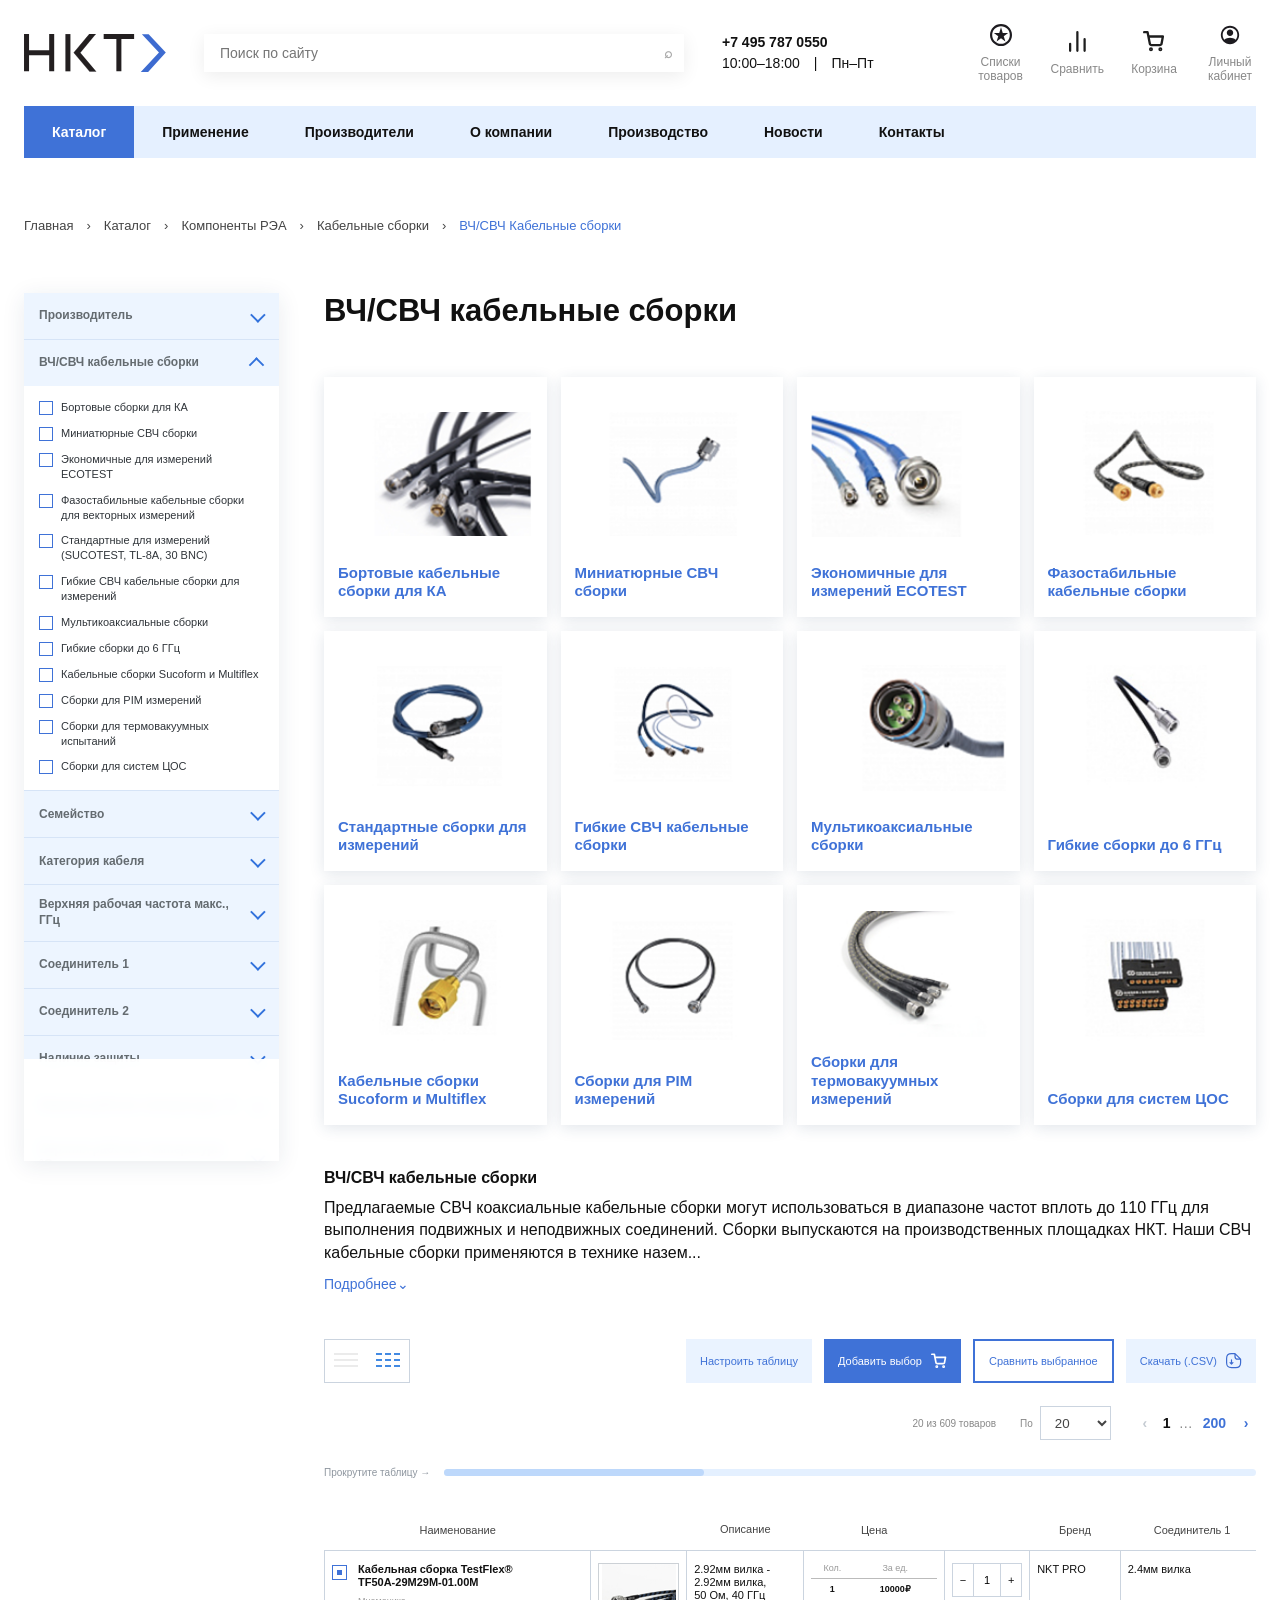
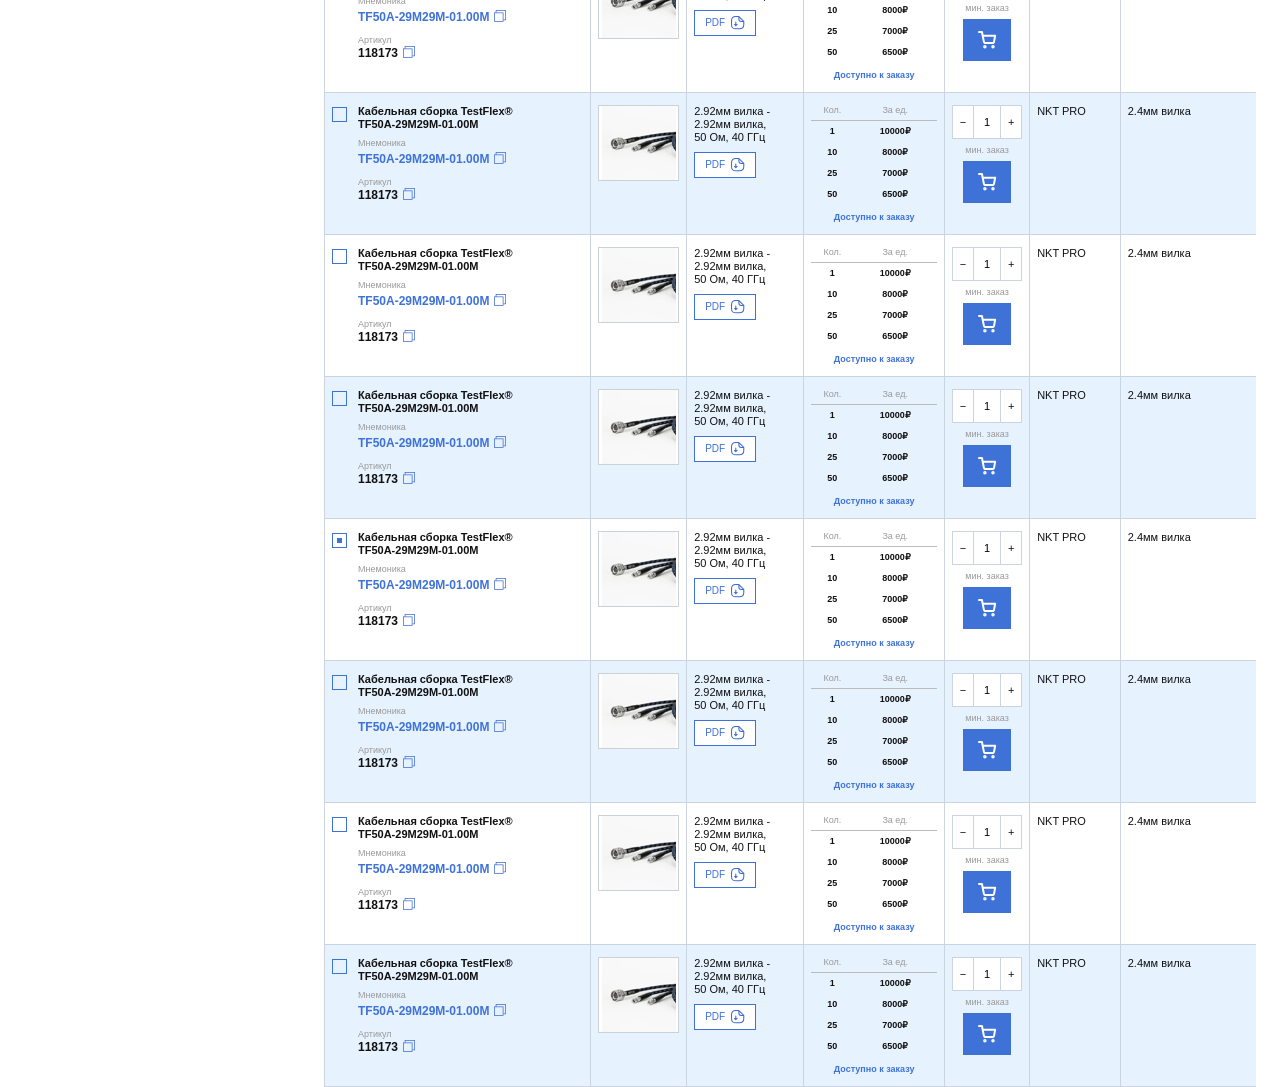
<file: index.html>
<!doctype html>
<html lang="ru">
<head>
<meta charset="UTF-8">
<meta name="viewport" content="width=device-width,initial-scale=1">
<title>НКТ — ВЧ/СВЧ кабельные сборки</title>
<link rel="stylesheet" href="styles/style.css?v=20260806-16">
<link rel="stylesheet" href="styles/filters.css?v=20260721-8">
<link rel="stylesheet" href="styles/table-settings.css?v=20260721-1">
<script src="scripts/images.js?v=20260721-2" defer>
</script>
<script src="scripts/app-core.js?v=20260721-6" defer>
</script>
<script src="scripts/app-list.js?v=20260721-5" defer>
</script>
<script src="scripts/table-settings.js?v=20260806-1" defer>
</script>
<script src="scripts/catalog-refinements.js?v=20260806-1" defer>
</script>
</head>
<body>
<header class="header">
<div class="shell head-top">
<a class="logo" href="#" aria-label="НКТ">
<img src="assets/logo/nkt-logo.svg?v=20260721-2" alt="НКТ">
</a>
<label class="site-search">
<input placeholder="Поиск по сайту">
<b>⌕</b>
</label>
<div class="phone">+7 495 787 0550<br>
<span>10:00–18:00　|　Пн–Пт</span>
</div>
<div class="head-icons">
<a href="#">
<img src="assets/icons/wishlist.svg?v=20260721-2" alt="">
<small>Списки<br>товаров</small>
</a>
<a href="#">
<img src="assets/icons/compare.svg?v=20260721-2" alt="">
<small>Сравнить</small>
</a>
<a href="#">
<img src="assets/icons/cart.svg?v=20260721-2" alt="">
<small>Корзина</small>
</a>
<a href="#">
<img src="assets/icons/account.svg?v=20260721-2" alt="">
<small>Личный<br>кабинет</small>
</a>
</div>
</div>
<nav class="shell nav">
<a class="active" href="#">Каталог</a>
<a href="#">Применение</a>
<a href="#">Производители</a>
<a href="#">О компании</a>
<a href="#">Производство</a>
<a href="#">Новости</a>
<a href="#">Контакты</a>
</nav>
</header>
<main class="shell">
<div class="breadcrumbs">Главная　›　Каталог　›　Компоненты РЭА　›　Кабельные сборки　›　<span>ВЧ/СВЧ Кабельные сборки</span>
</div>
<div class="page-grid">
<aside class="filters" aria-label="Фильтры каталога">
<details>
<summary>Производитель<i>
</i>
</summary>
<div class="filter-list">
<label>
<input type="checkbox" checked value="NKT PRO">NKT PRO</label>
<label>
<input type="checkbox" value="H+S">H+S</label>
<label>
<input type="checkbox" value="Spectrum">Spectrum</label>
</div>
</details>
<details class="compact category-filter" open>
<summary>ВЧ/СВЧ кабельные сборки<i>
</i>
</summary>
<div class="filter-list category-filter-list" aria-label="Категории кабельных сборок">
<label><input type="checkbox">Бортовые сборки для КА</label>
<label><input type="checkbox">Миниатюрные СВЧ сборки</label>
<label><input type="checkbox">Экономичные для измерений ECOTEST</label>
<label><input type="checkbox">Фазостабильные кабельные сборки для векторных измерений</label>
<label><input type="checkbox">Стандартные для измерений (SUCOTEST, TL-8A, 30 BNC)</label>
<label><input type="checkbox">Гибкие СВЧ кабельные сборки для измерений</label>
<label><input type="checkbox">Мультикоаксиальные сборки</label>
<label><input type="checkbox">Гибкие сборки до 6 ГГц</label>
<label><input type="checkbox">Кабельные сборки Sucoform и Multiflex</label>
<label><input type="checkbox">Сборки для PIM измерений</label>
<label><input type="checkbox">Сборки для термовакуумных испытаний</label>
<label><input type="checkbox">Сборки для систем ЦОС</label>
</div>
</details>
<details>
<summary>Семейство<i>
</i>
</summary>
<div class="filter-list">
<label>
<input type="checkbox">TestFlex</label>
<label>
<input type="checkbox">SUCOFLEX</label>
</div>
</details>
<details>
<summary>Категория кабеля<i>
</i>
</summary>
<div class="filter-list">
<label>
<input type="checkbox">Коаксиальный</label>
<label>
<input type="checkbox">Фазостабильный</label>
</div>
</details>
<details>
<summary>Верхняя рабочая частота макс., ГГц<i>
</i>
</summary>
<div class="filter-list">
<label>
<input type="checkbox">до 18</label>
<label>
<input type="checkbox">до 40</label>
<label>
<input type="checkbox">до 67</label>
</div>
</details>
<details>
<summary>Соединитель 1<i>
</i>
</summary>
<div class="filter-list">
<label>
<input type="checkbox">2.4 мм</label>
<label>
<input type="checkbox">2.92 мм</label>
<label>
<input type="checkbox">SMA</label>
</div>
</details>
<details>
<summary>Соединитель 2<i>
</i>
</summary>
<div class="filter-list">
<label>
<input type="checkbox">2.4 мм</label>
<label>
<input type="checkbox">2.92 мм</label>
<label>
<input type="checkbox">SMA</label>
</div>
</details>
<details>
<summary>Наличие защиты<i>
</i>
</summary>
<div class="filter-list">
<label>
<input type="checkbox">Да</label>
<label>
<input type="checkbox">Нет</label>
</div>
</details>
<details>
<summary>Нижняя рабочая температура, °C<i>
</i>
</summary>
<div class="filter-list">
<label>
<input type="checkbox">−55 °C</label>
<label>
<input type="checkbox">−40 °C</label>
</div>
</details>
<details>
<summary>Верхняя рабочая температура, °C<i>
</i>
</summary>
<div class="filter-list">
<label>
<input type="checkbox">+85 °C</label>
<label>
<input type="checkbox">+125 °C</label>
</div>
</details>
<details>
<summary>Внешний диаметр, мм<i>
</i>
</summary>
<div class="filter-list">
<label>
<input type="checkbox">до 6 мм</label>
<label>
<input type="checkbox">6–10 мм</label>
</div>
</details>
<details>
<summary>Длина, мм<i>
</i>
</summary>
<div class="filter-list">
<label>
<input type="checkbox">1000</label>
<label>
<input type="checkbox">2000</label>
<label>
<input type="checkbox">5000</label>
</div>
</details>
<details>
<summary>Применение<i>
</i>
</summary>
<div class="filter-list">
<label>
<input id="inStock" type="checkbox">Наличие на складе</label>
<label>
<input type="checkbox">Измерительные системы</label>
<label>
<input type="checkbox">Космическая техника</label>
<label>
<input type="checkbox">Промышленность</label>
</div>
</details>
<div class="filter-actions">
<button id="applyFilter">Применить фильтры</button>
<button id="clearFilter" class="outline">Очистить фильтры</button>
</div>
</aside>
<section class="main-content">
<h1>ВЧ/СВЧ кабельные сборки</h1>
<div class="categories" id="categories">
</div>
<div class="description">
<h2>ВЧ/СВЧ кабельные сборки</h2>
<p>Предлагаемые СВЧ коаксиальные кабельные сборки могут использоваться в диапазоне частот вплоть до 110 ГГц для выполнения подвижных и неподвижных соединений. Сборки выпускаются на производственных площадках НКТ. Наши СВЧ кабельные сборки применяются в технике назем...</p>
<button>Подробнее⌄</button>
</div>
<div class="table-tools">
<div class="view-toggle">
<button data-view="list" aria-label="Показать списком">
<img src="assets/icons/view-list.svg?v=20260721-2" alt="">
</button>
<button data-view="table" class="active" aria-label="Показать таблицей">
<img src="assets/icons/view-table.svg?v=20260721-2" alt="">
</button>
</div>
<div class="table-actions">
<button id="openTableSettings">Настроить таблицу</button>
<button class="primary cart-selection" id="cartSelected">Добавить выбор<img src="assets/icons/cart-white.svg?v=20260721-2" alt="В корзину"></button>
<button class="outline" id="compareSelected">Сравнить выбранное</button>
<button class="csv-download">Скачать (.CSV)<img src="assets/icons/download-csv.svg?v=20260721-1" alt="Скачать"></button>
</div>
<div class="list-controls">
<span>20 из 609 товаров</span>
<label><span>По</span><select aria-label="Количество товаров на странице">
<option>20</option>
<option>40</option>
<option>60</option>
</select>
</label>
<nav aria-label="Страницы">
<button disabled>‹</button>
<b>1</b>
<span>…</span>
<button>200</button>
<button>›</button>
</nav>
</div>
</div>
<div id="tableView">
<div class="scroll-info">
<span>Прокрутите таблицу →</span>
<div class="scrollbar" id="scrollControl" role="scrollbar" aria-label="Горизонтальная прокрутка таблицы" aria-valuemin="0" aria-valuemax="100" aria-valuenow="0" tabindex="0">
<i id="topThumb">
</i>
</div>
</div>
<div class="table-scroll" id="tableScroll" tabindex="0">
<table id="productsTable">
<thead>
<tr>
<th class="name-col sticky">Наименование</th>
<th class="photo-col">
</th>
<th class="desc-col">Описание</th>
<th class="price-col">Цена</th>
<th class="buy-col">
</th>
<th class="config-col brand-col" data-column="brand">Бренд</th>
<th class="config-col extra-col connector-col" data-column="connector1">Соединитель 1</th>
<th class="config-col extra-col connector-col" data-column="connector2">Соединитель 2</th>
<th class="config-col extra-col return-loss-col" data-column="returnLoss">КСВН / обратные потери, не хуже</th>
<th class="config-col extra-col length-col" data-column="length">Длина, мм</th>
<th class="config-col extra-col" data-column="family" hidden>Семейство</th>
<th class="config-col extra-col" data-column="cableCategory" hidden>Категория кабеля</th>
<th class="config-col extra-col" data-column="maxFrequency" hidden>Верхняя рабочая частота макс., ГГц</th>
<th class="config-col extra-col" data-column="protection" hidden>Наличие защиты</th>
<th class="config-col extra-col" data-column="minTemperature" hidden>Нижняя рабочая температура, °C</th>
<th class="config-col extra-col" data-column="maxTemperature" hidden>Верхняя рабочая температура, °C</th>
<th class="config-col extra-col" data-column="diameter" hidden>Внешний диаметр, мм</th>
<th class="config-col extra-col" data-column="application" hidden>Применение</th>
</tr>
</thead>
<tbody id="productRows">
</tbody>
</table>
</div>
</div>
<div id="listView" class="list-view" hidden>
</div>
</section>
</div>
</main>
<div class="table-settings-modal" id="tableSettingsModal" hidden>
<button class="modal-backdrop" data-close-settings aria-label="Закрыть окно"></button>
<section class="table-settings-dialog" role="dialog" aria-modal="true" aria-labelledby="tableSettingsTitle">
<button class="modal-close" data-close-settings aria-label="Закрыть">×</button>
<h2 id="tableSettingsTitle">Настроить таблицу</h2>
<p>Отметьте характеристики, которые нужно показать в таблице</p>
<form id="tableSettingsForm">
<div class="settings-options" id="settingsOptions"></div>
<div class="settings-footer"><button type="button" class="settings-reset" id="resetTableSettings">Сбросить</button><div><button type="button" class="settings-cancel" data-close-settings>Отменить</button><button type="submit" class="settings-apply">Применить</button></div></div>
</form>
</section>
</div>
<div class="toast" id="toast">
</div>
</body>
</html>
</file>
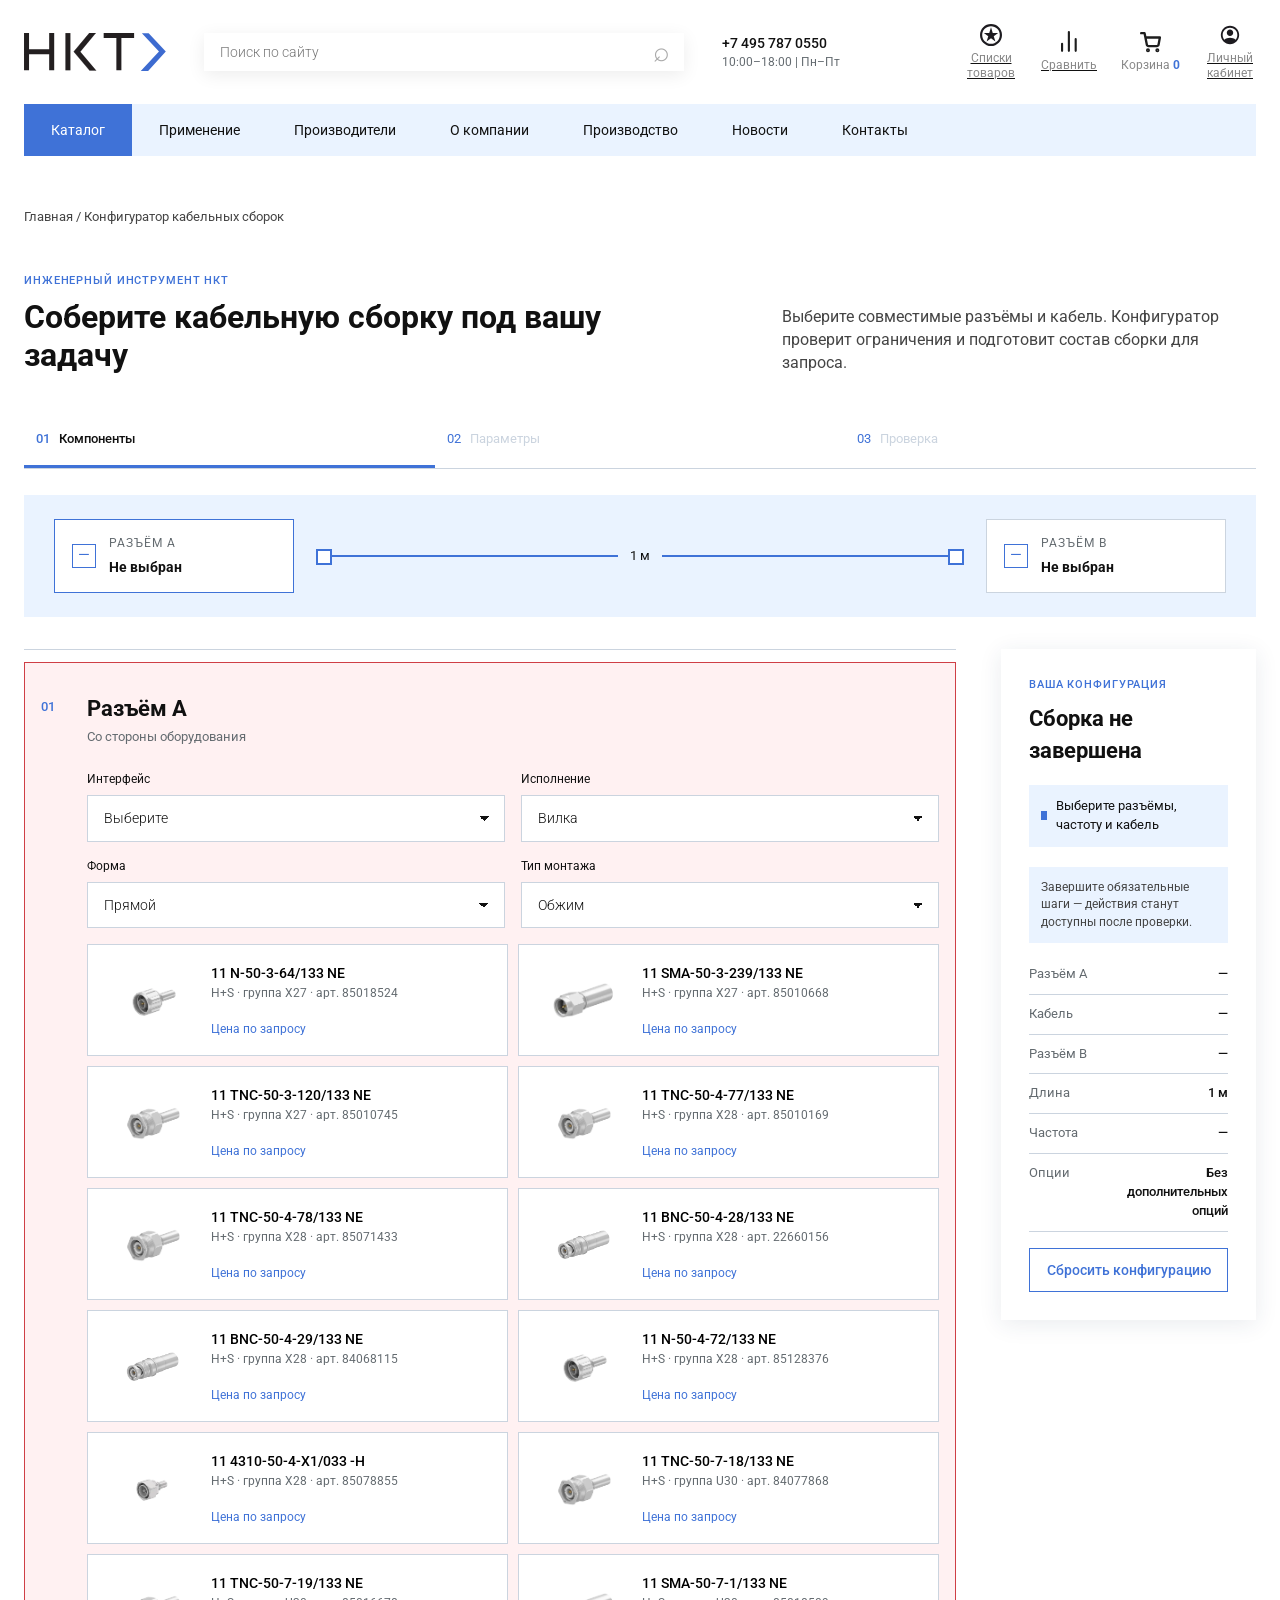
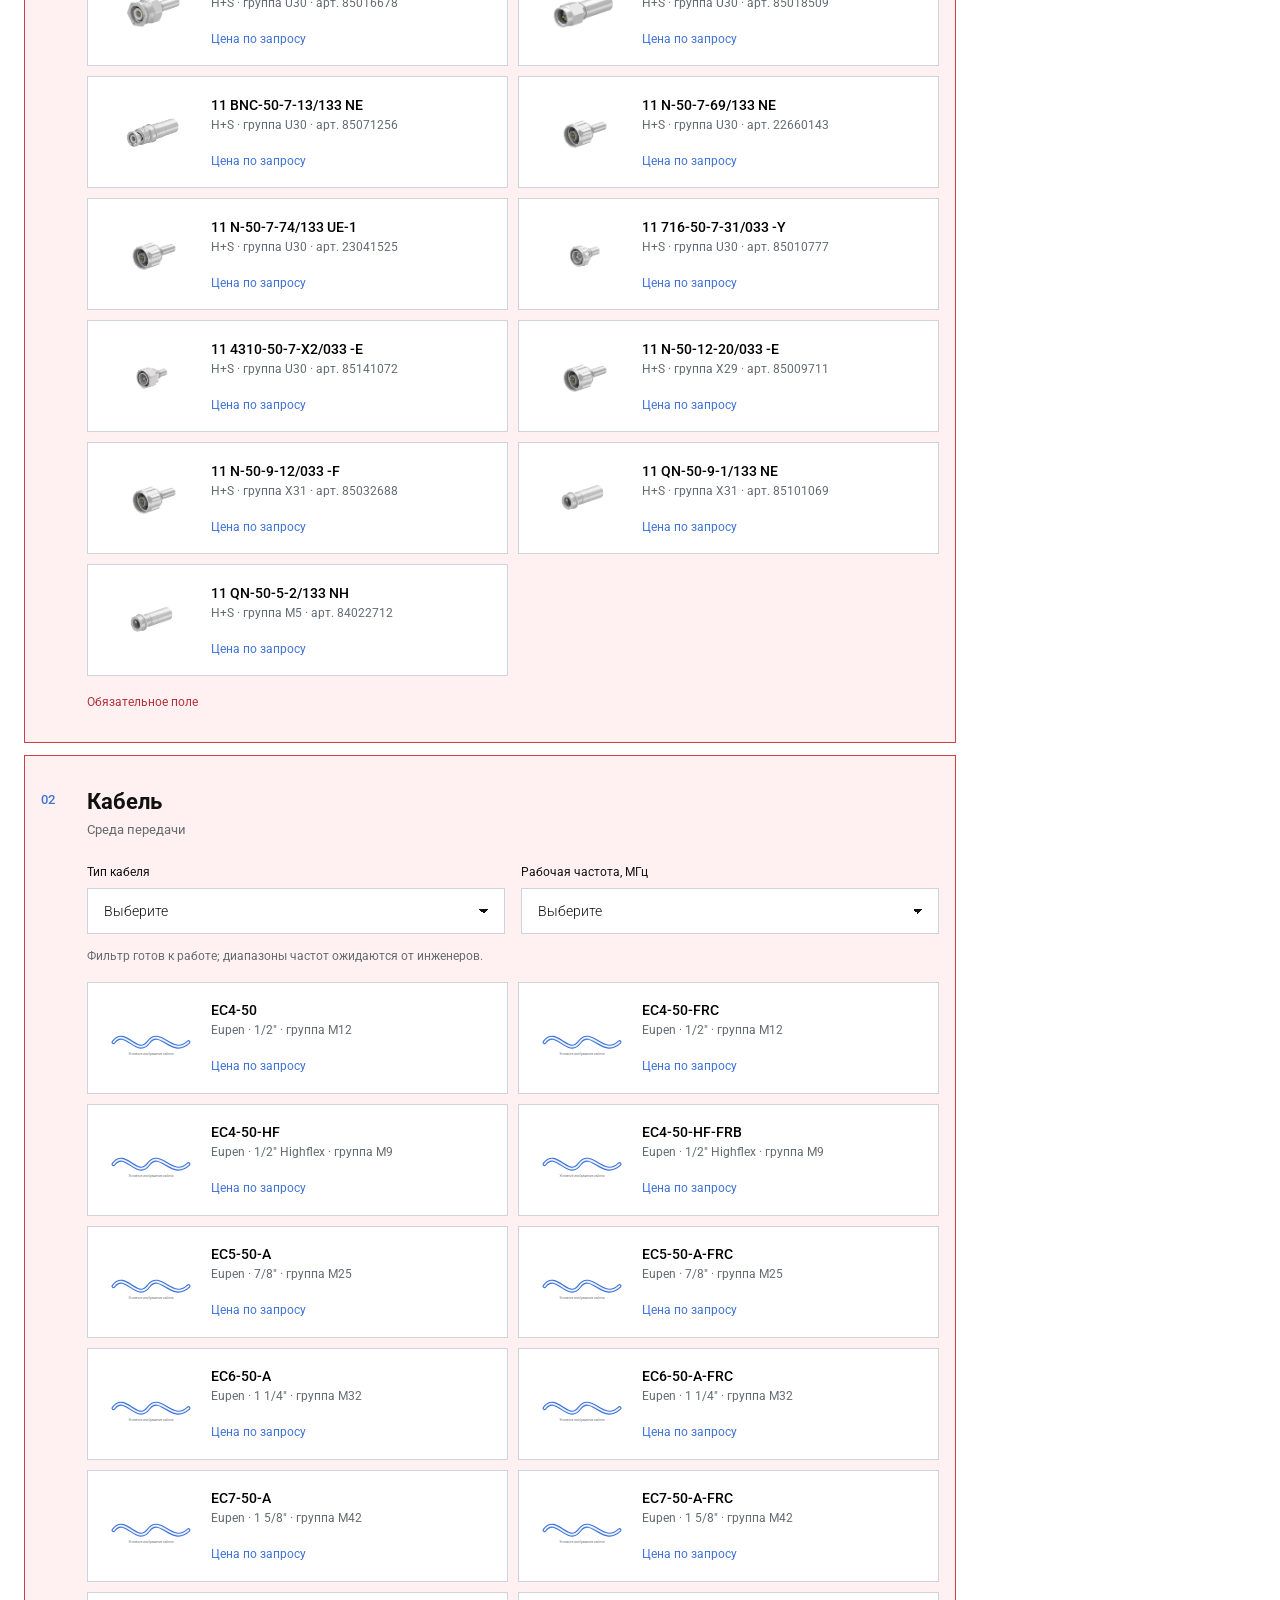
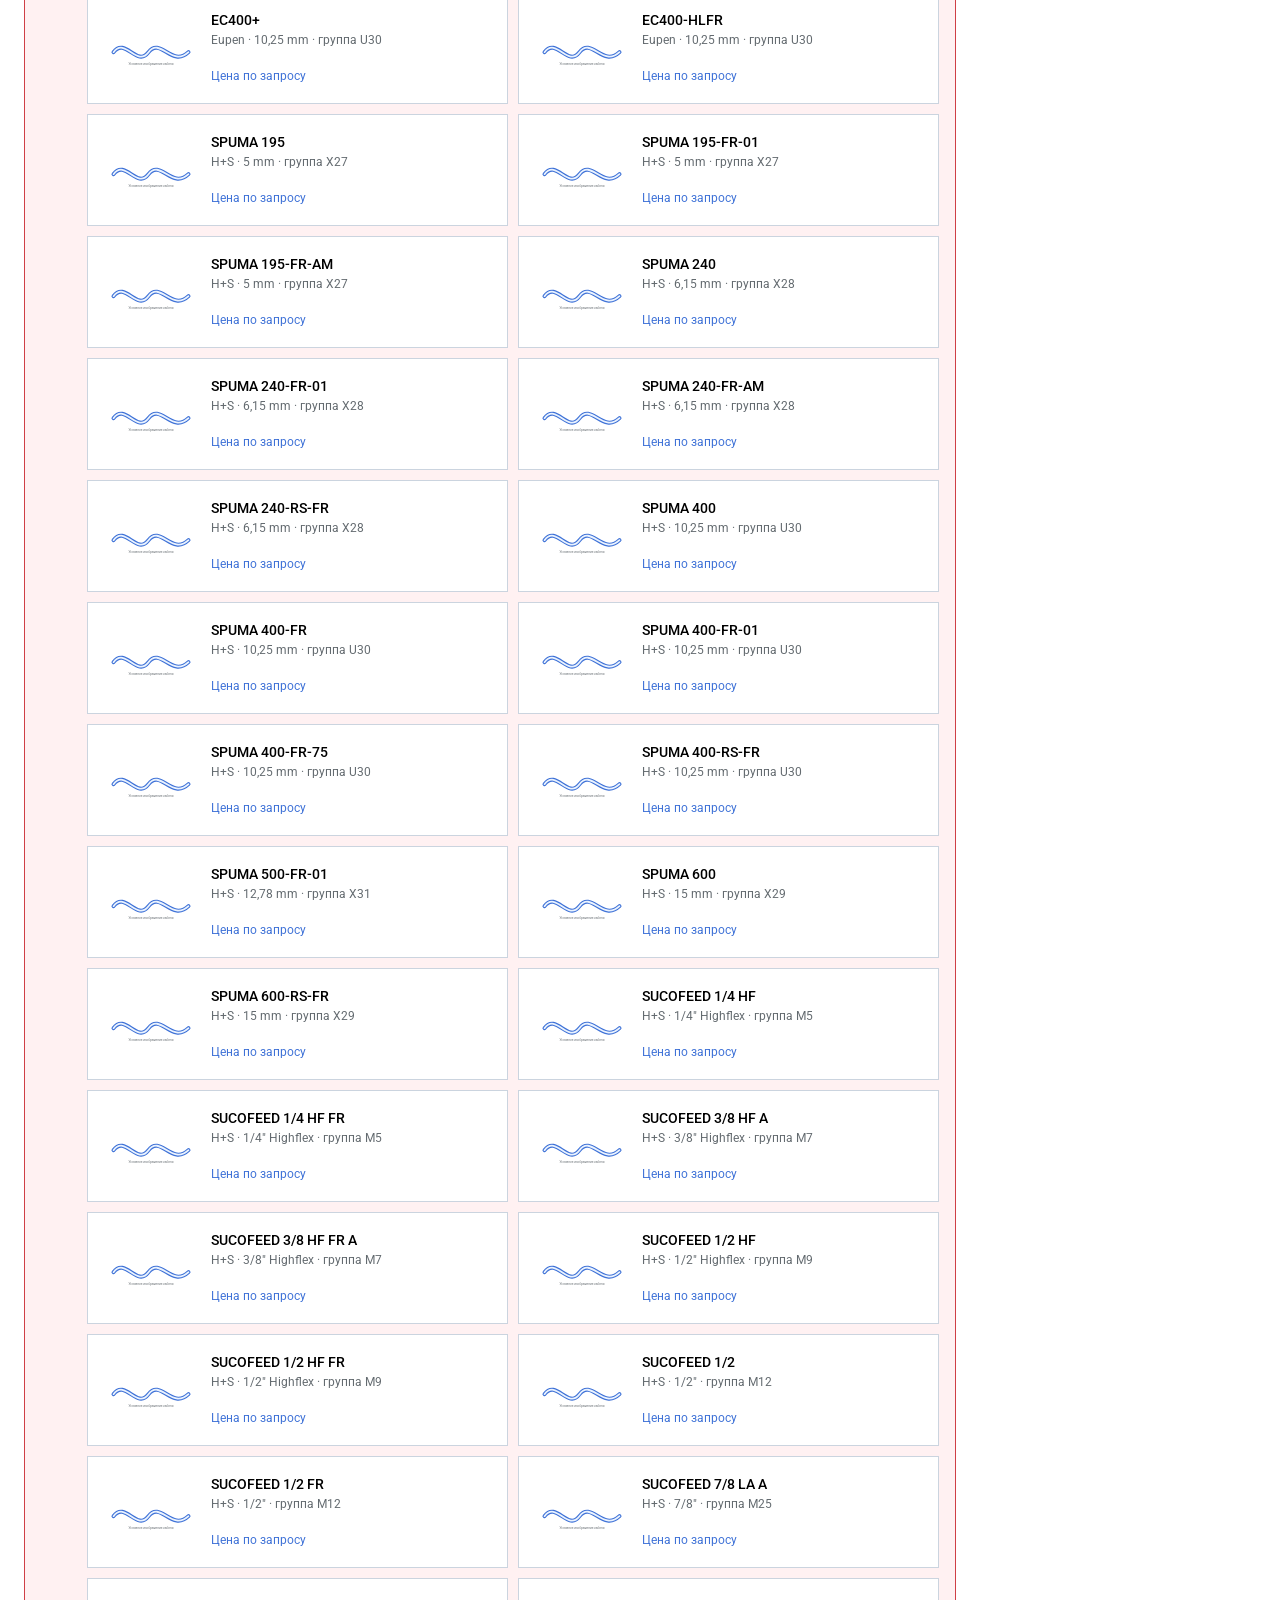
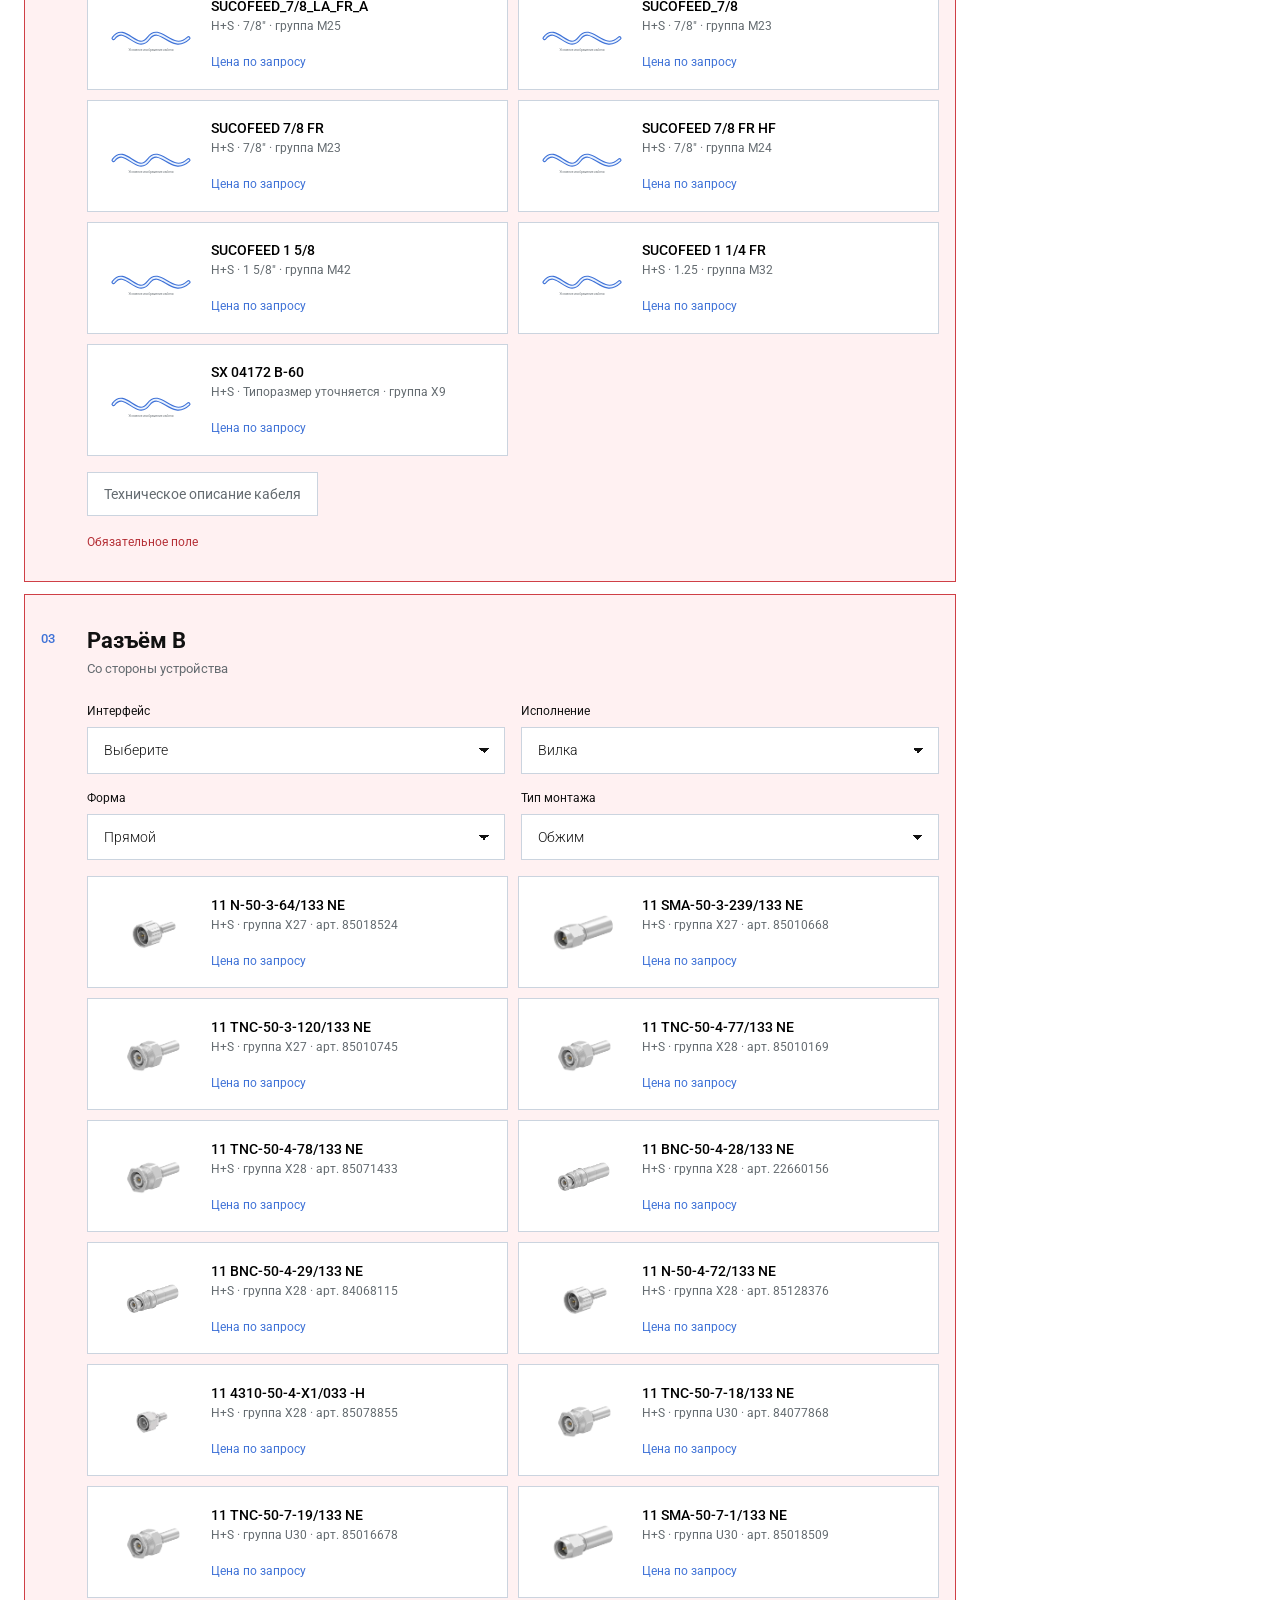
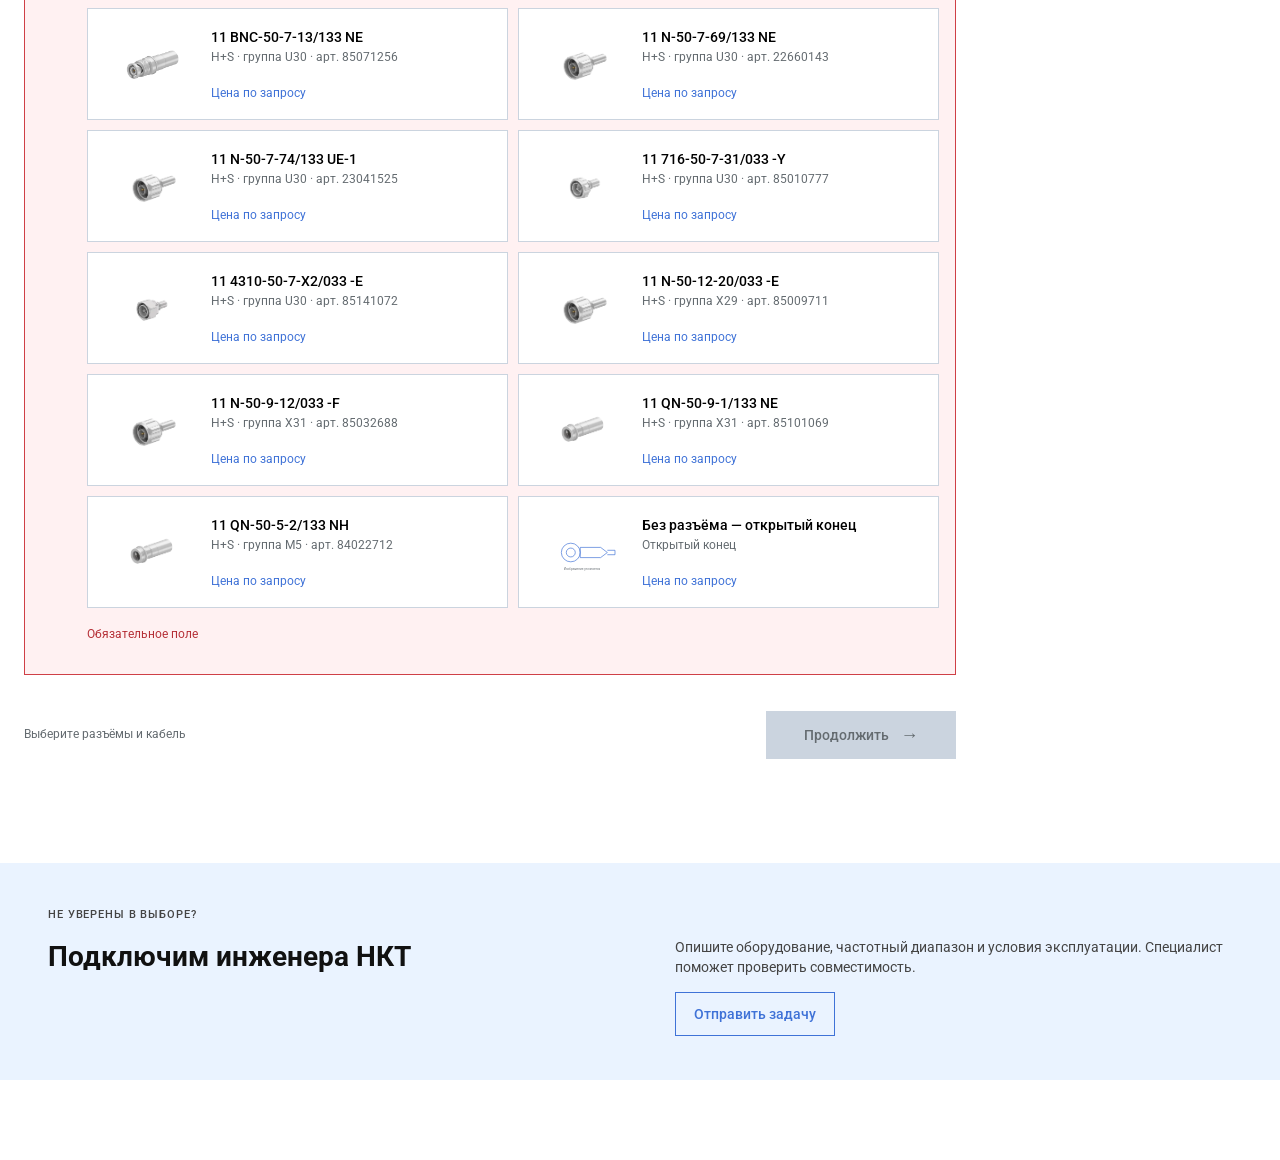
<file: configurator/index.html>
<!doctype html>
<html lang="ru">
<head>
  <meta charset="UTF-8">
  <meta name="viewport" content="width=device-width, initial-scale=1.0">
  <meta name="description" content="Демонстрационный конфигуратор кабельных сборок НКТ">
  <title>Конфигуратор кабельных сборок — НКТ</title>
  <link rel="preconnect" href="https://fonts.googleapis.com">
  <link rel="preconnect" href="https://fonts.gstatic.com" crossorigin>
  <link href="https://fonts.googleapis.com/css2?family=Roboto:wght@300;400;500;700&display=swap" rel="stylesheet">
  <link rel="stylesheet" href="configurator.css">
  <link rel="stylesheet" href="wizard.css">
  <link rel="stylesheet" href="nkt-shell.css">
</head>
<body>
  <header class="site-header">
    <div class="header-main">
      <a class="brand" href="../" aria-label="НКТ — на главную"><img src="../assets/logo/nkt-logo.svg" alt="НКТ"></a>
      <label class="site-search"><input type="search" placeholder="Поиск по сайту" aria-label="Поиск по сайту"><b>⌕</b></label>
      <div class="phone">+7 495 787 0550<small>10:00–18:00 | Пн–Пт</small></div>
      <div class="head-icons">
        <a href="#"><img src="../assets/icons/wishlist.svg" alt=""><small>Списки<br>товаров</small></a>
        <a href="#"><img src="../assets/icons/compare.svg" alt=""><small>Сравнить</small></a>
        <button id="cartButton" type="button"><img src="../assets/icons/cart.svg" alt=""><small>Корзина <b id="cartCount">0</b></small></button>
        <a href="#"><img src="../assets/icons/account.svg" alt=""><small>Личный<br>кабинет</small></a>
      </div>
    </div>
    <nav aria-label="Основная навигация">
      <a class="active" href="../">Каталог</a><a href="#">Применение</a><a href="#">Производители</a><a href="#">О компании</a><a href="#">Производство</a><a href="#">Новости</a><a href="#">Контакты</a>
    </nav>
  </header>

  <main>
    <section class="hero">
      <div class="breadcrumbs">Главная / Конфигуратор кабельных сборок</div>
      <div class="hero-grid">
        <div>
          <p class="eyebrow">Инженерный инструмент НКТ</p>
          <h1>Соберите кабельную сборку под вашу задачу</h1>
        </div>
        <p class="hero-copy">Выберите совместимые разъёмы и кабель. Конфигуратор проверит ограничения и подготовит состав сборки для запроса.</p>
      </div>
    </section>

    <section class="workspace" id="configurator">
      <ol class="stepper" aria-label="Этапы конфигурации">
        <li class="active"><button type="button" data-step="0"><span>01</span>Компоненты</button></li><li><button type="button" data-step="1" disabled><span>02</span>Параметры</button></li><li><button type="button" data-step="2" disabled><span>03</span>Проверка</button></li>
      </ol>

      <div class="assembly-map" aria-label="Состав кабельной сборки">
        <button class="assembly-node selected" type="button" data-focus="connectorA"><span class="connector-symbol" id="symbolA">—</span><small>Разъём A</small><strong id="mapA">Не выбран</strong></button>
        <div class="cable-line"><span></span><em id="mapLength">1,0 м</em></div>
        <button class="assembly-node" type="button" data-focus="connectorB"><span class="connector-symbol" id="symbolB">—</span><small>Разъём B</small><strong id="mapB">Не выбран</strong></button>
      </div>

      <div class="config-grid">
        <form class="config-form" id="configForm">
          <div class="step-panel active" data-panel="0">
          <section class="form-section required-block" id="connectorA">
            <div class="section-title"><span>01</span><div><h2>Разъём A</h2><p>Со стороны оборудования</p></div></div>
            <div class="field-grid">
              <label>Интерфейс<select id="typeA"><option value="">Выберите</option></select></label>
              <label>Исполнение<select id="genderA"><option value="male">Вилка</option><option value="female">Розетка</option></select></label>
              <label>Форма<select id="shapeA"><option value="Прямой">Прямой</option><option value="Угловой">Угловой</option><option value="Панельный">Панельный</option></select></label>
              <label>Тип монтажа<select id="mountA"><option value="Обжим">Обжим</option><option value="Пайка + обжим">Пайка + обжим</option><option value="Сборка">Сборка</option></select></label>
            </div>
            <div class="choice-list" id="listA"></div>
          </section>

          <section class="form-section required-block" id="cable">
            <div class="section-title"><span>02</span><div><h2>Кабель</h2><p>Среда передачи</p></div></div>
            <div class="field-grid">
              <label>Тип кабеля<select id="cableType"><option value="">Выберите</option></select></label>
              <label>Рабочая частота, МГц<select id="frequency"><option value="">Выберите</option><option>160</option><option>460</option><option>700</option><option>960</option><option>1800</option><option>2100</option><option>2600</option><option>3500</option><option value="custom">Своё значение</option></select></label>
            </div>
            <div class="field-grid conditional" id="customFrequencyWrap" hidden><span></span><label>Своё значение, МГц<input id="customFrequency" type="number" min="1" max="100000" placeholder="Введите частоту"></label></div>
            <p class="filter-note" id="frequencyFilterNote">Частота используется как фильтр совместимости кабелей. Диапазоны частот ожидаются от инженеров.</p>
            <div class="choice-list" id="listCable"></div>
            <button class="secondary component-document" id="cableDatasheet" type="button" disabled>Техническое описание кабеля</button>
          </section>

          <section class="form-section required-block" id="connectorB">
            <div class="section-title"><span>03</span><div><h2>Разъём B</h2><p>Со стороны устройства</p></div></div>
            <div class="field-grid">
              <label>Интерфейс<select id="typeB"><option value="">Выберите</option></select></label>
              <label>Исполнение<select id="genderB"><option value="male">Вилка</option><option value="female">Розетка</option></select></label>
              <label>Форма<select id="shapeB"><option value="Прямой">Прямой</option><option value="Угловой">Угловой</option><option value="Панельный">Панельный</option></select></label>
              <label>Тип монтажа<select id="mountB"><option value="Обжим">Обжим</option><option value="Пайка + обжим">Пайка + обжим</option><option value="Сборка">Сборка</option></select></label>
            </div>
            <div class="choice-list" id="listB"></div>
          </section>

          <div class="step-actions"><span>Выберите разъёмы и кабель</span><button class="primary next-step" type="button" data-next="1" disabled>Продолжить</button></div>
          </div>

          <div class="step-panel" data-panel="1">
          <section class="form-section required-block" id="assemblyParameters">
            <div class="section-title"><span>04</span><div><h2>Длина сборки</h2><p>Параметр для изготовления и расчёта</p></div></div>
            <div class="field-grid">
              <label>Длина сборки<div class="input-pair"><input id="length" type="number" min="0.15" max="100" step="0.1" value="1"><select id="lengthUnit" aria-label="Единица длины"><option value="m">м</option><option value="cm">см</option><option value="mm">мм</option></select></div></label>
            </div>
          </section>
          <section class="form-section">
            <div class="section-title"><span>05</span><div><h2>Маркировка</h2><p>Отдельный текст для каждого элемента</p></div></div>
            <div class="field-grid three"><label>Разъём A<input id="markingA" maxlength="30" placeholder="Необязательно"></label><label>Кабель<input id="markingCable" maxlength="30" placeholder="Необязательно"></label><label>Разъём B<input id="markingB" maxlength="30" placeholder="Необязательно"></label></div>
          </section>
          <section class="form-section">
            <div class="section-title"><span>06</span><div><h2>Опции и тестирование</h2><p>Будут переданы менеджеру вместе с конфигурацией</p></div></div>
            <div class="checks"><label><input id="heatshrink" type="checkbox">Термоусадка</label><label><input name="test" type="checkbox" value="Вносимое ослабление">Вносимое ослабление</label><label><input name="test" type="checkbox" value="КСВН">КСВН</label><label><input name="test" type="checkbox" value="Фазовый сдвиг">Фазовый сдвиг</label></div>
            <div class="field-grid text-fields"><label>Дополнительные тесты<textarea id="extraTests" rows="3" placeholder="Опишите требования в свободной форме"></textarea></label><label>Комментарий менеджеру<textarea id="comment" rows="3" placeholder="Условия эксплуатации и пожелания"></textarea></label></div>
          </section>
          <div class="step-actions"><button class="secondary prev-step" type="button" data-prev="0">Назад</button><button class="primary next-step" type="button" data-next="2" disabled>Продолжить</button></div>
          </div>

          <div class="step-panel" data-panel="2">
            <section class="form-section review-intro"><p class="eyebrow">Финальная проверка</p><h2>Проверьте состав перед отправкой</h2><p>На этом этапе доступны спецификация, предварительный расчёт и передача конфигурации в корзину. Значения в прототипе демонстрационные.</p></section>
            <section class="form-section review-section">
              <div class="section-title"><span>07</span><div><h2>Параметры запроса</h2><p>Все введённые данные будут переданы вместе с конфигурацией</p></div></div>
              <dl class="review-data">
                <div><dt>Маркировка</dt><dd id="reviewMarking">—</dd></div>
                <div><dt>Тестирование</dt><dd id="reviewTests">Не выбрано</dd></div>
                <div><dt>Дополнительные тесты</dt><dd id="reviewExtraTests">Не указаны</dd></div>
                <div><dt>Комментарий менеджеру</dt><dd id="reviewComment">Не указан</dd></div>
              </dl>
            </section>
            <section class="form-section review-section">
              <div class="section-title"><span>08</span><div><h2>Расчётные характеристики</h2><p>Структура результата для согласования с инженерами</p></div></div>
              <dl class="calculation-preview">
                <div><dt>Вносимое ослабление — частота 1</dt><dd>Будет рассчитано</dd></div>
                <div><dt>Вносимое ослабление — частота 2</dt><dd>Будет рассчитано</dd></div>
                <div><dt>Вносимое ослабление — частота 3</dt><dd>Будет рассчитано</dd></div>
                <div><dt>КСВН сборки</dt><dd>Будет рассчитано</dd></div>
                <div><dt>Фазовый сдвиг</dt><dd>Будет рассчитано</dd></div>
                <div><dt>Волновое сопротивление</dt><dd>Будет рассчитано</dd></div>
                <div><dt>Расчётная масса сборки</dt><dd id="reviewWeight">Недостаточно данных</dd></div>
              </dl>
              <p class="data-note">Для численных значений требуются утверждённые характеристики компонентов и инженерные формулы.</p>
            </section>
            <section class="form-section review-section">
              <div class="section-title"><span>09</span><div><h2>Документы по сборке</h2><p>Предварительный состав комплекта документов</p></div></div>
              <p id="reviewDocuments">Документы будут определены выбранными видами тестирования.</p>
            </section>
            <div class="step-actions"><button class="secondary prev-step" type="button" data-prev="1">Назад к параметрам</button></div>
          </div>
        </form>

        <aside class="summary" aria-live="polite">
          <p class="eyebrow">Ваша конфигурация</p>
          <h2 id="assemblyCode">Сборка не завершена</h2>
          <div class="status warning" id="status"><i></i><span>Выберите три компонента</span></div>
          <p class="summary-gate" id="summaryGate">Завершите обязательные шаги — действия станут доступны после проверки.</p>
          <dl>
            <div><dt>Разъём A</dt><dd id="summaryA">—</dd></div>
            <div><dt>Кабель</dt><dd id="summaryCable">—</dd></div>
            <div><dt>Разъём B</dt><dd id="summaryB">—</dd></div>
            <div><dt>Длина</dt><dd id="summaryLength">1,0 м</dd></div>
            <div><dt>Частота</dt><dd id="summaryFrequency">—</dd></div>
            <div><dt>Опции</dt><dd id="summaryOptions">—</dd></div>
          </dl>
          <div class="final-actions" id="finalActions" hidden>
          <div class="price"><span>Стоимость</span><strong id="price">—</strong><small>Уточняется менеджером после проверки конфигурации</small></div>
          <button class="primary" id="addToCart" type="button" disabled>Добавить в корзину</button>
          <button class="secondary" id="printButton" type="button">Скачать спецификацию</button>
          </div>
          <button class="link-button" id="resetButton" type="button">Сбросить конфигурацию</button>
        </aside>
      </div>
    </section>

    <section class="help" id="help">
      <p class="eyebrow">Не уверены в выборе?</p><h2>Подключим инженера НКТ</h2><p>Опишите оборудование, частотный диапазон и условия эксплуатации. Специалист поможет проверить совместимость.</p><a href="mailto:info@nkt.ru">Отправить задачу</a>
    </section>
  </main>

  <dialog id="cartDialog"><button class="dialog-close" aria-label="Закрыть">×</button><p class="eyebrow">Корзина</p><h2>Конфигурация добавлена</h2><div id="cartContent"></div><button class="primary" type="button" onclick="this.closest('dialog').close()">Продолжить</button></dialog>
  <dialog id="infoDialog"><button class="dialog-close" aria-label="Закрыть">×</button><p class="eyebrow">Документ компонента</p><h2>Техническое описание кабеля</h2><div id="infoContent"></div><button class="primary" type="button" onclick="this.closest('dialog').close()">Закрыть</button></dialog>
  <script src="catalog-data.js"></script>
  <script src="configurator.js"></script>
</body>
</html>
</file>
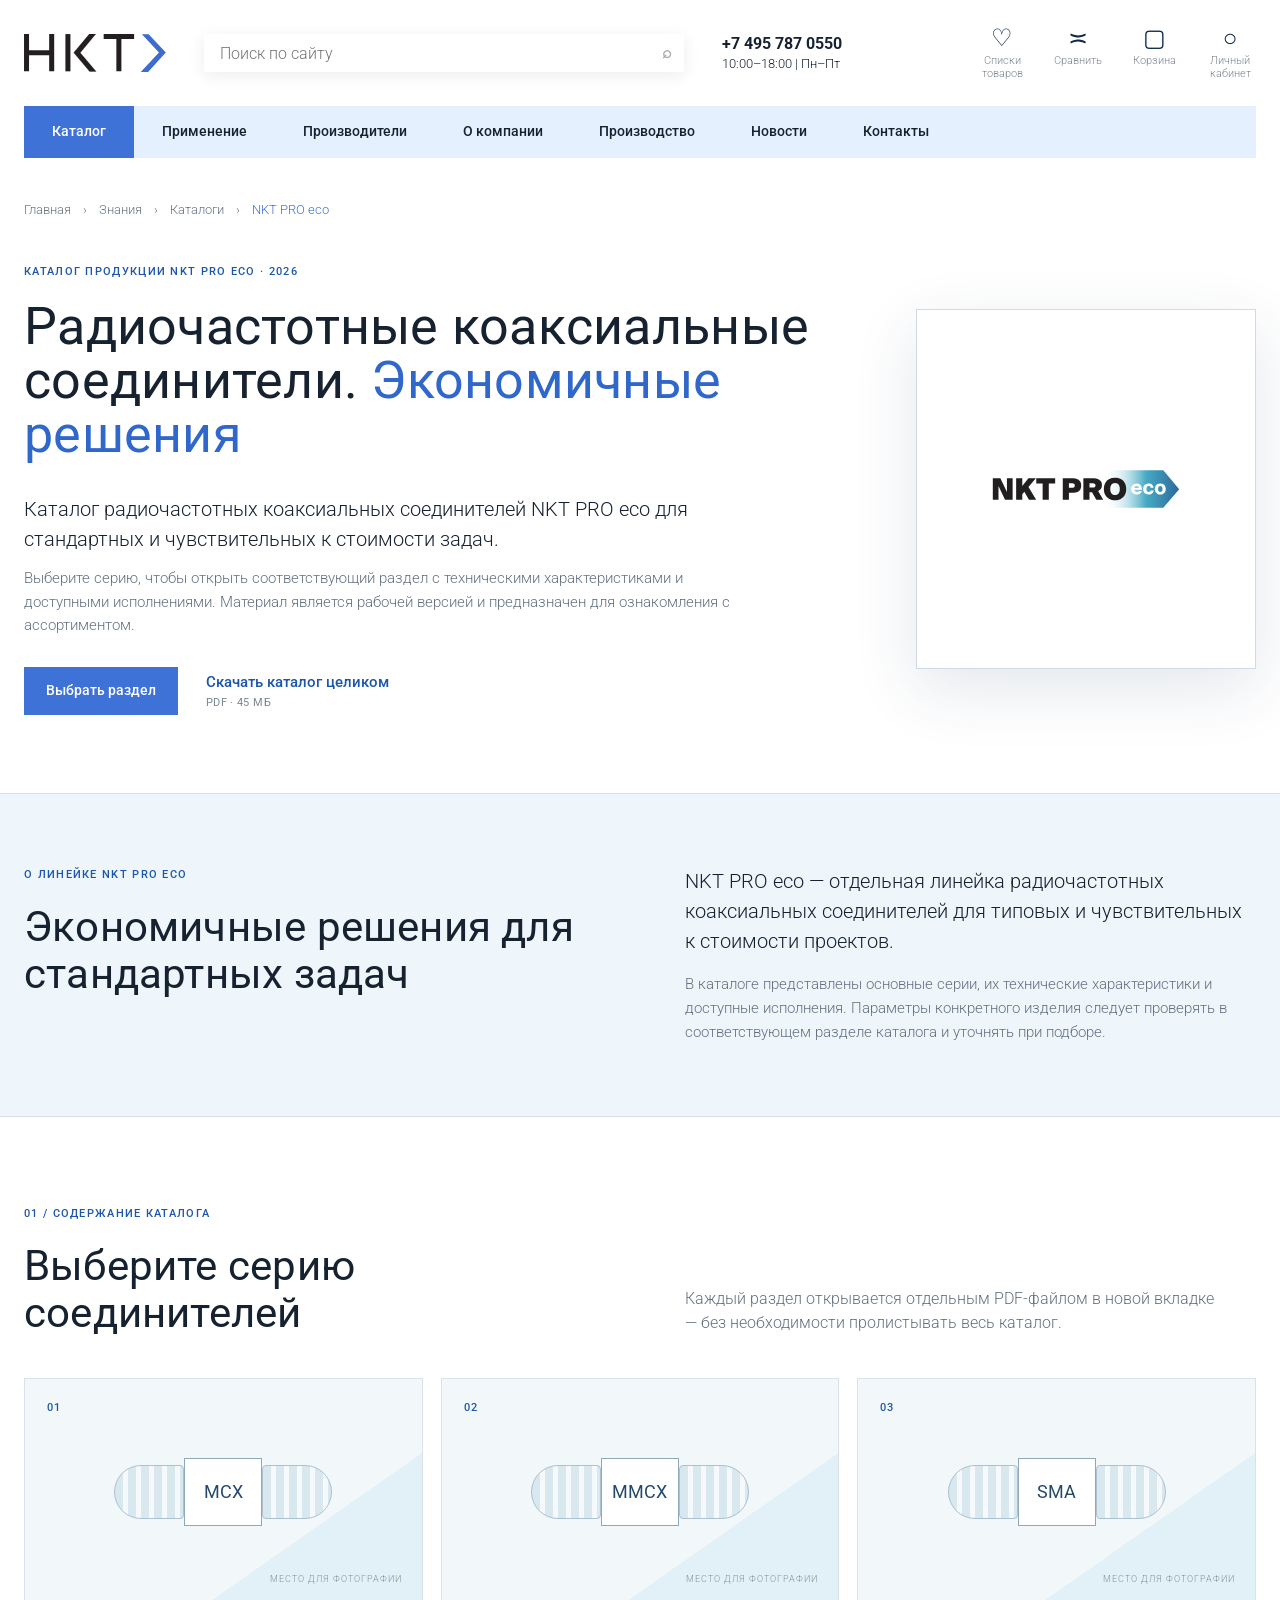
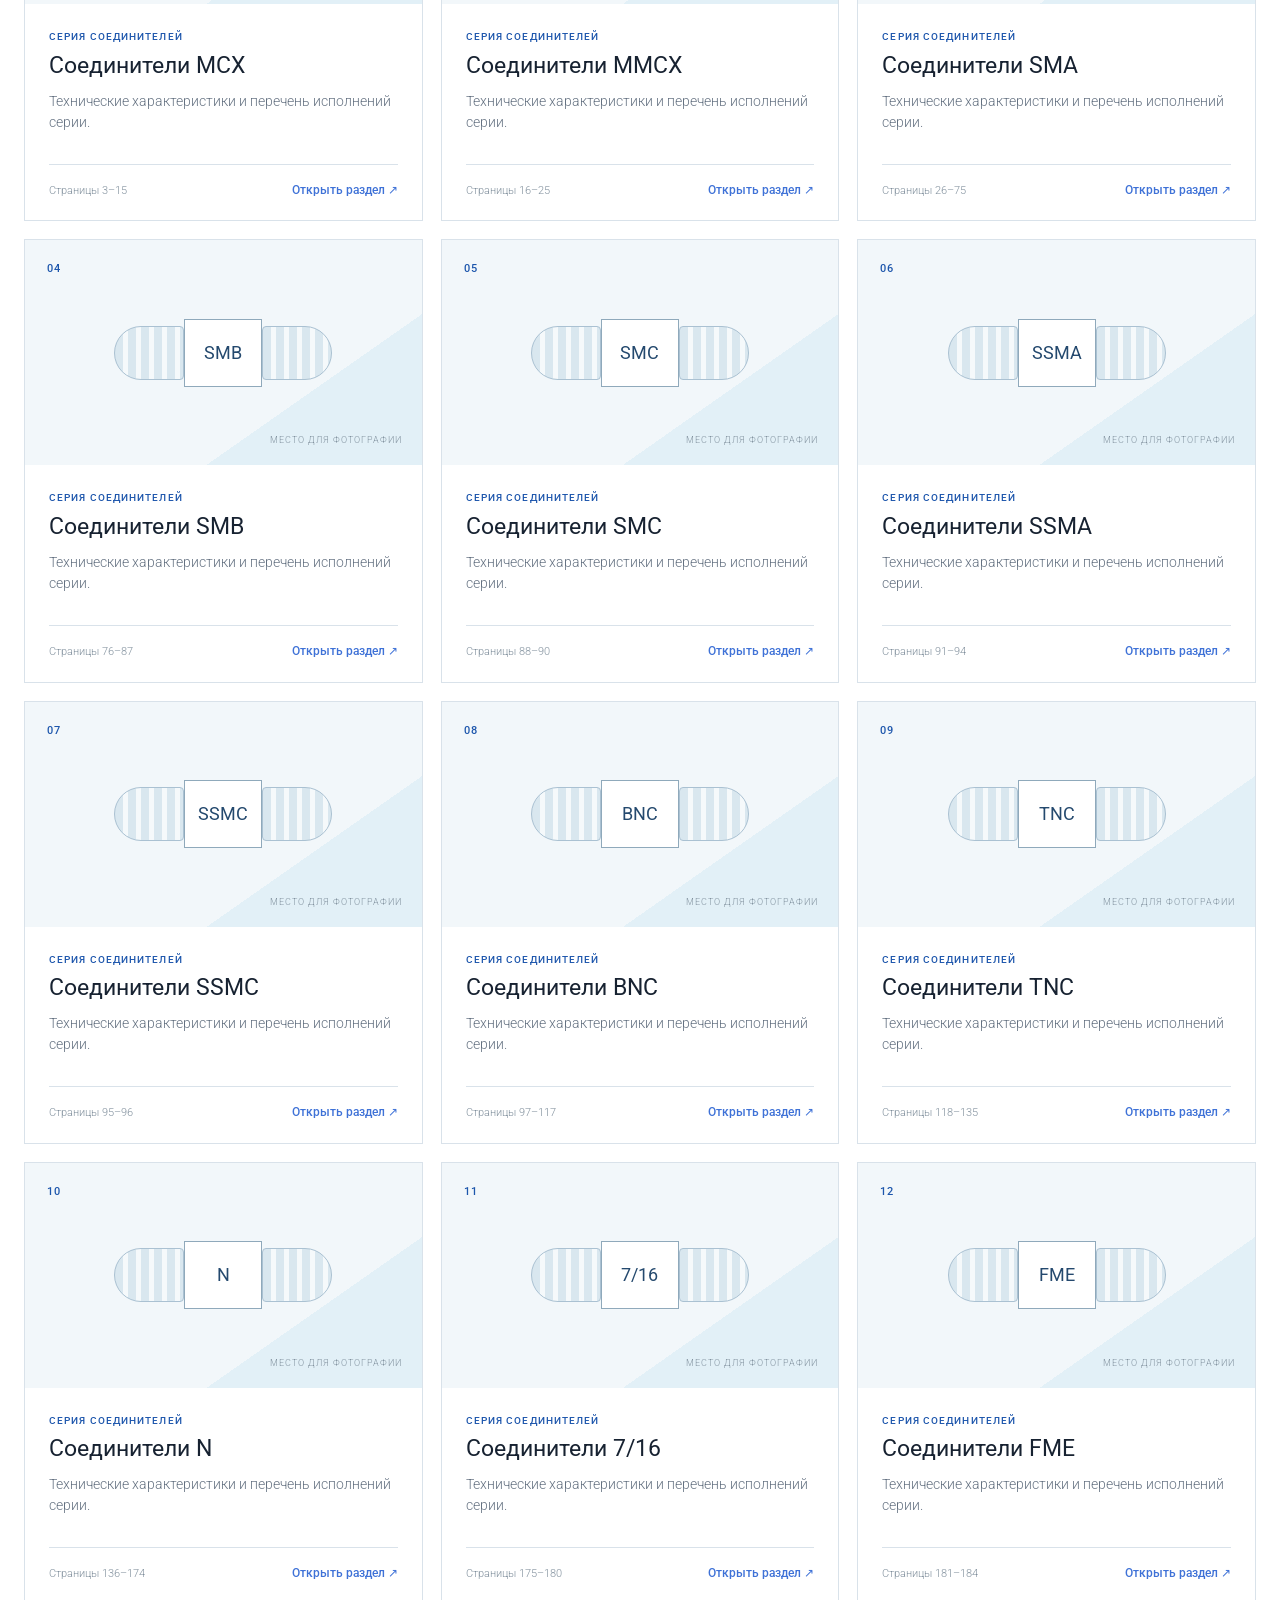
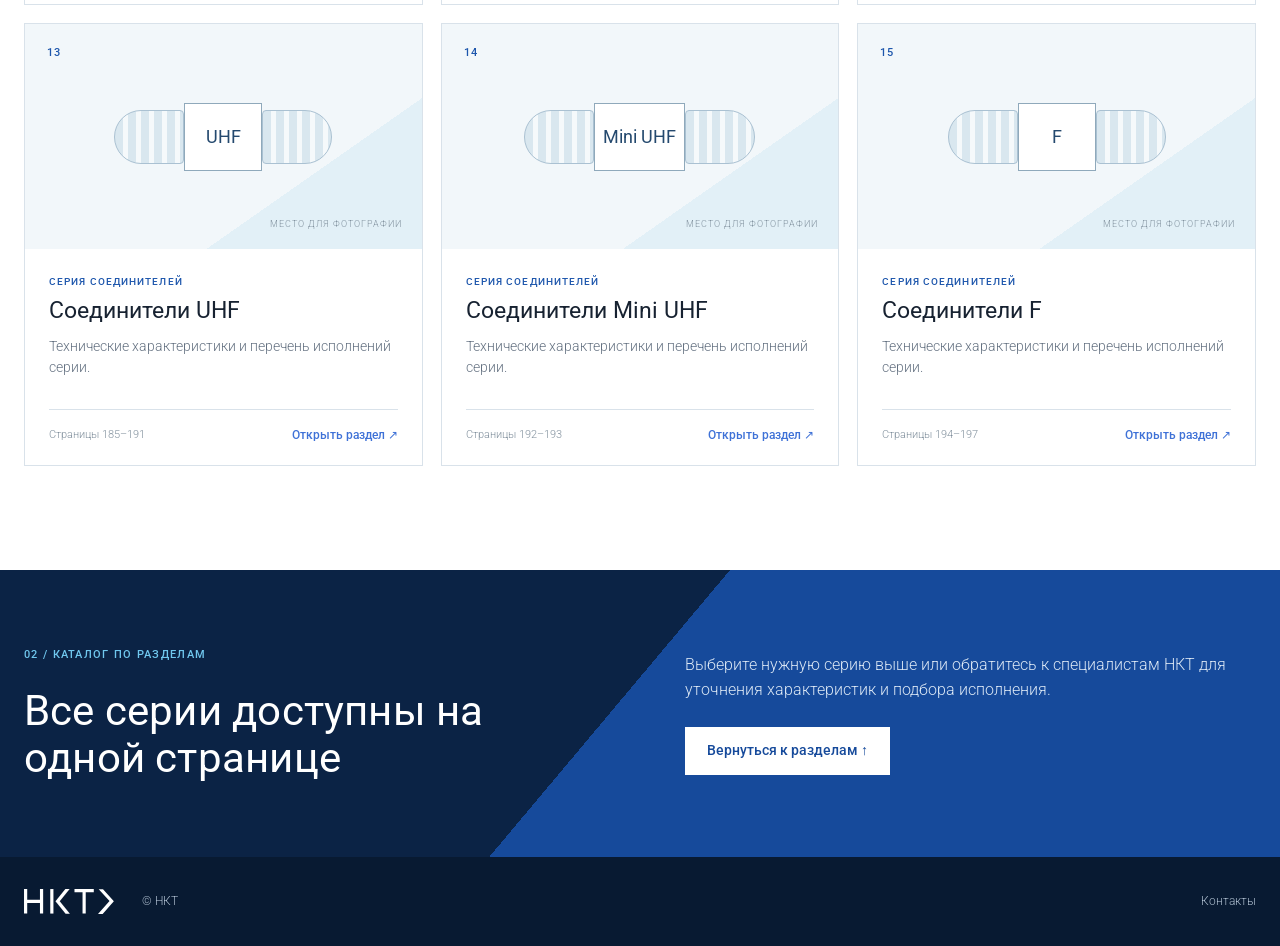
<file: nkt-pro-eco/index.html>
<!doctype html>
<html lang="ru">
<head>
  <meta charset="UTF-8">
  <meta name="viewport" content="width=device-width,initial-scale=1">
  <meta name="description" content="Каталог радиочастотных коаксиальных соединителей NKT PRO eco.">
  <title>Радиочастотные коаксиальные соединители | NKT PRO eco</title>
  <link rel="preconnect" href="https://fonts.googleapis.com">
  <link rel="preconnect" href="https://fonts.gstatic.com" crossorigin>
  <link href="https://fonts.googleapis.com/css2?family=Roboto:wght@300;400;500;700&display=swap" rel="stylesheet">
  <link rel="stylesheet" href="catalog.css?v=20260819-1">
</head>
<body>
  <header class="site-header">
    <div class="shell header-main">
      <a class="brand" href="https://nkt.ru/" aria-label="НКТ — на главную"><img src="../assets/logo/nkt-logo.svg" alt="НКТ"></a>
      <label class="site-search"><input type="search" placeholder="Поиск по сайту" aria-label="Поиск по сайту"><b aria-hidden="true">⌕</b></label>
      <div class="phone">+7 495 787 0550<small>10:00–18:00 | Пн–Пт</small></div>
      <div class="head-icons" aria-label="Сервисы">
        <a href="#"><i>♡</i><small>Списки<br>товаров</small></a>
        <a href="#"><i>≍</i><small>Сравнить</small></a>
        <a href="#"><i>▢</i><small>Корзина</small></a>
        <a href="#"><i>○</i><small>Личный<br>кабинет</small></a>
      </div>
      <button class="menu-button" aria-label="Открыть меню">☰</button>
    </div>
    <nav class="shell main-nav" aria-label="Основная навигация">
      <a class="active" href="https://nkt.ru/katalog/">Каталог</a><a href="https://nkt.ru/priminenie/">Применение</a><a href="https://nkt.ru/proizvoditeli/">Производители</a><a href="https://nkt.ru/o-kompanii/">О компании</a><a href="https://nkt.ru/uslugi/proizvodstvo-kabelnykh-sborok/">Производство</a><a href="https://nkt.ru/sobytiya/novosti/">Новости</a><a href="https://nkt.ru/kontakty/">Контакты</a>
    </nav>
  </header>
  <main>
    <section class="hero">
      <div class="shell">
        <nav class="breadcrumbs" aria-label="Хлебные крошки"><a href="https://nkt.ru/">Главная</a><i>›</i><a href="https://nkt.ru/znaniya/">Знания</a><i>›</i><a href="https://nkt.ru/znaniya/katalogi/">Каталоги</a><i>›</i><span>NKT PRO eco</span></nav>
        <div class="hero-grid">
          <div class="hero-copy">
            <p class="eyebrow">Каталог продукции NKT PRO eco · 2026</p>
            <h1>Радиочастотные коаксиальные соединители. <span>Экономичные решения</span></h1>
            <p class="lead">Каталог радиочастотных коаксиальных соединителей NKT PRO eco для стандартных и чувствительных к стоимости задач.</p>
            <p>Выберите серию, чтобы открыть соответствующий раздел с техническими характеристиками и доступными исполнениями. Материал является рабочей версией и предназначен для ознакомления с ассортиментом.</p>
            <div class="actions"><a class="button primary" href="#sections">Выбрать раздел</a><a class="download-link" href="catalog/nkt-pro-eco-catalog-2026.pdf" download><span>Скачать каталог целиком</span><small>PDF · 45 МБ</small></a></div>
          </div>
          <div class="hero-brand"><img src="assets/nkt-pro-eco-logo.svg" alt="NKT PRO eco"></div>
        </div>
      </div>
    </section>

    <section class="about-eco">
      <div class="shell about-eco-grid">
        <div><p class="section-number">О линейке NKT PRO eco</p><h2>Экономичные решения для стандартных задач</h2></div>
        <div><p class="lead">NKT PRO eco — отдельная линейка радиочастотных коаксиальных соединителей для типовых и чувствительных к стоимости проектов.</p><p>В каталоге представлены основные серии, их технические характеристики и доступные исполнения. Параметры конкретного изделия следует проверять в соответствующем разделе каталога и уточнять при подборе.</p></div>
      </div>
    </section>

    <section class="catalog-section" id="sections">
      <div class="shell">
        <div class="section-heading"><div><p class="section-number">01 / Содержание каталога</p><h2>Выберите серию соединителей</h2></div><p>Каждый раздел открывается отдельным PDF-файлом в новой вкладке — без необходимости пролистывать весь каталог.</p></div>
        <div class="catalog-grid">
          <article class="catalog-card"><a href="catalog/nkt-pro-eco-mcx.pdf" target="_blank" rel="noreferrer"><div class="card-visual"><span>01</span><div class="connector-placeholder"><i></i><b>MCX</b><i></i></div><small>Место для фотографии</small></div><div class="card-content"><p>Серия соединителей</p><h3>Соединители MCX</h3><span>Технические характеристики и перечень исполнений серии.</span><footer><small>Страницы 3–15</small><b>Открыть раздел ↗</b></footer></div></a></article>
          <article class="catalog-card"><a href="catalog/nkt-pro-eco-mmcx.pdf" target="_blank" rel="noreferrer"><div class="card-visual"><span>02</span><div class="connector-placeholder"><i></i><b>MMCX</b><i></i></div><small>Место для фотографии</small></div><div class="card-content"><p>Серия соединителей</p><h3>Соединители MMCX</h3><span>Технические характеристики и перечень исполнений серии.</span><footer><small>Страницы 16–25</small><b>Открыть раздел ↗</b></footer></div></a></article>
          <article class="catalog-card"><a href="catalog/nkt-pro-eco-sma.pdf" target="_blank" rel="noreferrer"><div class="card-visual"><span>03</span><div class="connector-placeholder"><i></i><b>SMA</b><i></i></div><small>Место для фотографии</small></div><div class="card-content"><p>Серия соединителей</p><h3>Соединители SMA</h3><span>Технические характеристики и перечень исполнений серии.</span><footer><small>Страницы 26–75</small><b>Открыть раздел ↗</b></footer></div></a></article>
          <article class="catalog-card"><a href="catalog/nkt-pro-eco-smb.pdf" target="_blank" rel="noreferrer"><div class="card-visual"><span>04</span><div class="connector-placeholder"><i></i><b>SMB</b><i></i></div><small>Место для фотографии</small></div><div class="card-content"><p>Серия соединителей</p><h3>Соединители SMB</h3><span>Технические характеристики и перечень исполнений серии.</span><footer><small>Страницы 76–87</small><b>Открыть раздел ↗</b></footer></div></a></article>
          <article class="catalog-card"><a href="catalog/nkt-pro-eco-smc.pdf" target="_blank" rel="noreferrer"><div class="card-visual"><span>05</span><div class="connector-placeholder"><i></i><b>SMC</b><i></i></div><small>Место для фотографии</small></div><div class="card-content"><p>Серия соединителей</p><h3>Соединители SMC</h3><span>Технические характеристики и перечень исполнений серии.</span><footer><small>Страницы 88–90</small><b>Открыть раздел ↗</b></footer></div></a></article>
          <article class="catalog-card"><a href="catalog/nkt-pro-eco-ssma.pdf" target="_blank" rel="noreferrer"><div class="card-visual"><span>06</span><div class="connector-placeholder"><i></i><b>SSMA</b><i></i></div><small>Место для фотографии</small></div><div class="card-content"><p>Серия соединителей</p><h3>Соединители SSMA</h3><span>Технические характеристики и перечень исполнений серии.</span><footer><small>Страницы 91–94</small><b>Открыть раздел ↗</b></footer></div></a></article>
          <article class="catalog-card"><a href="catalog/nkt-pro-eco-ssmc.pdf" target="_blank" rel="noreferrer"><div class="card-visual"><span>07</span><div class="connector-placeholder"><i></i><b>SSMC</b><i></i></div><small>Место для фотографии</small></div><div class="card-content"><p>Серия соединителей</p><h3>Соединители SSMC</h3><span>Технические характеристики и перечень исполнений серии.</span><footer><small>Страницы 95–96</small><b>Открыть раздел ↗</b></footer></div></a></article>
          <article class="catalog-card"><a href="catalog/nkt-pro-eco-bnc.pdf" target="_blank" rel="noreferrer"><div class="card-visual"><span>08</span><div class="connector-placeholder"><i></i><b>BNC</b><i></i></div><small>Место для фотографии</small></div><div class="card-content"><p>Серия соединителей</p><h3>Соединители BNC</h3><span>Технические характеристики и перечень исполнений серии.</span><footer><small>Страницы 97–117</small><b>Открыть раздел ↗</b></footer></div></a></article>
          <article class="catalog-card"><a href="catalog/nkt-pro-eco-tnc.pdf" target="_blank" rel="noreferrer"><div class="card-visual"><span>09</span><div class="connector-placeholder"><i></i><b>TNC</b><i></i></div><small>Место для фотографии</small></div><div class="card-content"><p>Серия соединителей</p><h3>Соединители TNC</h3><span>Технические характеристики и перечень исполнений серии.</span><footer><small>Страницы 118–135</small><b>Открыть раздел ↗</b></footer></div></a></article>
          <article class="catalog-card"><a href="catalog/nkt-pro-eco-n.pdf" target="_blank" rel="noreferrer"><div class="card-visual"><span>10</span><div class="connector-placeholder"><i></i><b>N</b><i></i></div><small>Место для фотографии</small></div><div class="card-content"><p>Серия соединителей</p><h3>Соединители N</h3><span>Технические характеристики и перечень исполнений серии.</span><footer><small>Страницы 136–174</small><b>Открыть раздел ↗</b></footer></div></a></article>
          <article class="catalog-card"><a href="catalog/nkt-pro-eco-7-16.pdf" target="_blank" rel="noreferrer"><div class="card-visual"><span>11</span><div class="connector-placeholder"><i></i><b>7/16</b><i></i></div><small>Место для фотографии</small></div><div class="card-content"><p>Серия соединителей</p><h3>Соединители 7/16</h3><span>Технические характеристики и перечень исполнений серии.</span><footer><small>Страницы 175–180</small><b>Открыть раздел ↗</b></footer></div></a></article>
          <article class="catalog-card"><a href="catalog/nkt-pro-eco-fme.pdf" target="_blank" rel="noreferrer"><div class="card-visual"><span>12</span><div class="connector-placeholder"><i></i><b>FME</b><i></i></div><small>Место для фотографии</small></div><div class="card-content"><p>Серия соединителей</p><h3>Соединители FME</h3><span>Технические характеристики и перечень исполнений серии.</span><footer><small>Страницы 181–184</small><b>Открыть раздел ↗</b></footer></div></a></article>
          <article class="catalog-card"><a href="catalog/nkt-pro-eco-uhf.pdf" target="_blank" rel="noreferrer"><div class="card-visual"><span>13</span><div class="connector-placeholder"><i></i><b>UHF</b><i></i></div><small>Место для фотографии</small></div><div class="card-content"><p>Серия соединителей</p><h3>Соединители UHF</h3><span>Технические характеристики и перечень исполнений серии.</span><footer><small>Страницы 185–191</small><b>Открыть раздел ↗</b></footer></div></a></article>
          <article class="catalog-card"><a href="catalog/nkt-pro-eco-mini-uhf.pdf" target="_blank" rel="noreferrer"><div class="card-visual"><span>14</span><div class="connector-placeholder"><i></i><b>Mini UHF</b><i></i></div><small>Место для фотографии</small></div><div class="card-content"><p>Серия соединителей</p><h3>Соединители Mini UHF</h3><span>Технические характеристики и перечень исполнений серии.</span><footer><small>Страницы 192–193</small><b>Открыть раздел ↗</b></footer></div></a></article>
          <article class="catalog-card"><a href="catalog/nkt-pro-eco-f.pdf" target="_blank" rel="noreferrer"><div class="card-visual"><span>15</span><div class="connector-placeholder"><i></i><b>F</b><i></i></div><small>Место для фотографии</small></div><div class="card-content"><p>Серия соединителей</p><h3>Соединители F</h3><span>Технические характеристики и перечень исполнений серии.</span><footer><small>Страницы 194–197</small><b>Открыть раздел ↗</b></footer></div></a></article>
        </div>
      </div>
    </section>
    <section class="catalog-footer"><div class="shell footer-grid"><div><p class="section-number">02 / Каталог по разделам</p><h2>Все серии доступны на одной странице</h2></div><div><p>Выберите нужную серию выше или обратитесь к специалистам НКТ для уточнения характеристик и подбора исполнения.</p><a class="button light" href="#sections">Вернуться к разделам ↑</a></div></div></section>
  </main>
  <footer class="site-footer"><div class="shell"><img src="../assets/logo/nkt-logo.svg" alt="НКТ"><span>© НКТ</span><a href="https://nkt.ru/kontakty/">Контакты</a></div></footer>
</body>
</html>
</file>
<file: styles/style.css>
:root{--blue:#3f72d7;--pale:#eaf3ff;--line:#cbd4df;--text:#111}*{box-sizing:border-box}body{margin:0;color:var(--text);font-family:Arial,sans-serif;font-size:14px}button,input{font:inherit}button,a{cursor:pointer}a{color:inherit;text-decoration:none}.shell{width:min(1280px,calc(100% - 48px));margin:auto}.head-top{height:106px;display:flex;align-items:center;gap:38px}.logo{font-size:48px;letter-spacing:2px}.logo span{color:var(--blue);font-size:66px;line-height:0;vertical-align:-7px}.site-search{height:38px;flex:1;max-width:480px;display:flex;align-items:center;box-shadow:0 4px 18px #00000013}.site-search input{border:0;outline:0;width:100%;padding:0 16px}.site-search b{color:#aaa;padding:12px}.phone{font-weight:bold;line-height:1.5;white-space:nowrap}.phone span{font-weight:normal}.head-icons{margin-left:auto;display:flex;gap:24px}.head-icons a{text-align:center;font-size:24px}.head-icons small{display:block;font-size:12px;font-weight:normal;color:#888;margin-top:4px}.nav{height:52px;background:#e5f0ff;display:flex}.nav a{display:grid;place-items:center;padding:0 28px;font-weight:bold}.nav a.active{background:var(--blue);color:#fff}.breadcrumbs{height:135px;display:flex;align-items:center;color:#444;font-size:13px}.breadcrumbs span{color:var(--blue)}.page-grid{display:grid;grid-template-columns:255px minmax(0,1fr);gap:45px;align-items:start}.filters{box-shadow:0 4px 22px #1d355718}.filters details{background:#fff;border-bottom:1px solid #9fc0f0}.filters summary{list-style:none;background:#edf5ff;padding:20px;font-weight:bold;display:flex;justify-content:space-between}.filters summary::-webkit-details-marker{display:none}.filters summary i:after{content:'⌄';color:var(--blue);font-style:normal;font-size:18px}.filters details[open]:not(.compact) summary i:after{content:'⌃'}.filter-list{display:grid;gap:22px;padding:20px}.filter-list label{display:flex;align-items:center;gap:10px}.filter-list input,.pick{appearance:none;width:15px;height:15px;border:1.5px solid var(--blue);margin:0}.filter-list input:checked,.pick:checked{box-shadow:inset 0 0 0 4px #fff;background:var(--blue)}.compact>span{display:block;background:#edf5ff;padding:0 20px 18px;color:#444}.filter-actions{padding:20px 32px 30px;display:grid;gap:12px}.filter-actions button,.table-tools button{border:0;background:#eaf3ff;color:var(--blue);font-weight:bold;padding:12px}.filter-actions button:first-child,.table-tools .primary{background:var(--blue);color:#fff}.outline{border:2px solid var(--blue)!important;background:#fff!important;color:var(--blue)!important}.main-content{min-width:0}.main-content h1{font-size:31px;margin:0 0 48px}.categories{display:grid;grid-template-columns:repeat(4,1fr);border:1px solid var(--line)}.categories a{height:240px;border-right:1px solid var(--line);border-bottom:1px solid var(--line);padding:10px 14px 16px;display:flex;flex-direction:column;justify-content:space-between;color:var(--blue);font-size:15px;line-height:1.25}.categories a:nth-child(4n){border-right:0}.categories a:nth-child(n+9){border-bottom:0}.categories a:hover{box-shadow:0 6px 20px #0002;position:relative;z-index:2}.categories img{width:100%;height:174px;object-fit:contain}.description{margin:44px 0 35px}.description h2{font-size:16px;margin:0 0 10px}.description p{font-size:16px;line-height:1.4;margin:0;max-width:940px}.description button{color:var(--blue);border:0;background:none;padding:12px 0}.table-tools{display:flex;gap:14px;align-items:stretch}.table-tools button{min-height:50px}.view-toggle{display:flex;border:1px solid var(--line)}.view-toggle button{background:#fff;color:#aaa;font-size:18px;padding:10px}.view-toggle .active{color:var(--blue)}.scrollbar{height:35px;border-bottom:7px solid #e4f0ff;position:relative;margin-bottom:38px}.scrollbar i{position:absolute;bottom:-7px;width:32%;height:7px;background:#cce0fc;border-radius:4px;left:0}.table-scroll{overflow-x:auto;scrollbar-width:none;outline:none}.table-scroll::-webkit-scrollbar{display:none}table{border-collapse:collapse;min-width:1180px;width:100%;table-layout:fixed}th{font-weight:normal;color:#444;height:44px}td{border:1px solid var(--line);vertical-align:top;padding:16px 10px}tbody tr:nth-child(even) td{background:#e7f2ff}tbody tr:hover td{background:#d8eaff}.select-col{width:44px;text-align:center}.name-col{width:365px}.photo-col{width:135px}.desc-col{width:170px}.price-col{width:225px}.buy-col{width:120px}.brand-col{width:105px}.sticky{position:sticky;left:44px;z-index:2;background:#fff}th.sticky{z-index:3}tbody tr:nth-child(even) td.sticky{background:#e7f2ff}tbody tr:hover td.sticky{background:#d8eaff}.name-col strong{display:block;font-size:13px;line-height:1.2}.name-col small{display:block;color:#999;margin-top:10px}.name-col a{display:block;color:var(--blue);font-size:16px;font-weight:bold;margin:4px 0}.name-col b{font-size:16px}.photo-col img{width:100%;height:100px;object-fit:contain;border:1px solid #ccd1d6;background:#fff}.desc-col{font-size:13px;line-height:1.2}.pdf{display:block;margin-top:12px;color:var(--blue);border:2px solid var(--blue);background:#fff;padding:7px 20px}.price-head{color:#999;border-bottom:1px solid #bbb;padding-bottom:5px;font-size:11px}.prices{display:grid;grid-template-columns:35px 75px 1fr;gap:0 6px;line-height:25px;font-size:12px}.price-col>a{display:block;text-align:center;color:var(--blue);font-size:11px;font-weight:bold;margin-top:7px}.buy-col input{width:100%;height:42px;text-align:center;border:1px solid #bbb}.buy-col small{display:block;text-align:center;color:#999;line-height:1.2;margin:8px}.cart{display:block;width:62px;height:50px;margin:auto;border:0;background:var(--blue);color:#fff;font-size:20px}.toast{position:fixed;left:50%;bottom:25px;transform:translate(-50%,20px);background:#111;color:#fff;padding:14px 22px;opacity:0;transition:.2s;z-index:10}.toast.show{opacity:1;transform:translate(-50%,0)}
@media(max-width:900px){.head-icons,.phone,.site-search{display:none}.head-top{height:72px}.nav{overflow-x:auto}.nav a{padding:0 18px;white-space:nowrap}.breadcrumbs{height:90px;overflow:hidden;white-space:nowrap}.page-grid{grid-template-columns:1fr}.filters{position:relative}.main-content h1{margin-bottom:28px}.categories{grid-template-columns:repeat(2,1fr)}.categories a:nth-child(2n){border-right:0}.categories a:nth-child(n+9){border-bottom:1px solid var(--line)}.table-tools{overflow-x:auto}.table-tools button{white-space:nowrap}}@media(max-width:560px){.shell{width:calc(100% - 28px)}.logo{font-size:38px}.categories{grid-template-columns:1fr}.categories a{border-right:0!important;height:220px}.categories img{height:155px}.description p{font-size:14px}}

/* Prototype refinements */
.filters{position:sticky;top:20px;max-height:calc(100vh - 40px);overflow-y:auto;z-index:4}
.logo{display:flex;width:142px;height:64px;align-items:center}
.logo img{display:block;width:100%;height:100%;object-fit:contain}
.cart-icon{display:block;width:24px;height:24px;margin:auto;background:#fff;mask:url("data:image/svg+xml,%3Csvg xmlns='http://www.w3.org/2000/svg' viewBox='0 0 24 24'%3E%3Cpath fill='black' d='M7 18a2 2 0 1 0 0 4 2 2 0 0 0 0-4Zm10 0a2 2 0 1 0 0 4 2 2 0 0 0 0-4ZM6.2 6l.8 2h11.7l-1.5 5.5a1 1 0 0 1-1 .7H8.1L5 4H2V2h4.4l.8 2H21l-2.1 8.2a3 3 0 0 1-2.9 2.2H8.5l.5 1.4h9v2H7.6a2 2 0 0 1-1.9-1.4L2.8 6H6.2Z'/%3E%3C/svg%3E") center/contain no-repeat}
@media(max-width:900px){.filters{position:relative;top:auto;max-height:none;overflow:visible}.logo{width:118px;height:52px}}

/* Compact first view + horizontal continuation */
.scroll-info{display:flex;align-items:flex-end;gap:14px;margin-bottom:32px}
.scroll-info .scrollbar{flex:1;margin-bottom:0}
.scroll-info>span{padding-bottom:1px;color:#8e969f;font-size:10px;white-space:nowrap}
.table-scroll table{width:1269px;min-width:1269px;font-size:11px}
.table-scroll th{height:40px;font-size:11px}
.table-scroll td{padding:12px 7px}
.table-scroll .select-col{width:36px}
.table-scroll .name-col{width:250px}
.table-scroll .photo-col{width:90px}
.table-scroll .desc-col{width:110px;font-size:11px}
.table-scroll .price-col{width:190px}
.table-scroll .buy-col{width:80px}
.table-scroll .brand-col{width:85px}
.table-scroll .extra-col{width:140px}
.table-scroll .sticky{left:36px}
.table-scroll .name-col strong{font-size:11px}
.table-scroll .name-col a,.table-scroll .name-col b{font-size:12px}
.table-scroll .name-col small{margin-top:7px;font-size:9px}
.table-scroll .photo-col img{height:76px}
.table-scroll .pdf{margin-top:8px;padding:5px 10px;font-size:10px}
.table-scroll .price-head{font-size:9px}
.table-scroll .prices{grid-template-columns:25px 58px 1fr;gap:0 3px;line-height:21px;font-size:9px}
.table-scroll .price-col>a{font-size:9px}
.table-scroll .buy-col input{height:34px}
.table-scroll .buy-col small{font-size:9px;margin:6px 0}
.table-scroll .cart{width:48px;height:42px}
.table-scroll .extra-col a{color:var(--blue);font-weight:bold}

/* Supplied brand assets and merged product heading */
.head-icons a{display:flex;min-width:52px;flex-direction:column;align-items:center;justify-content:center}
.head-icons img{display:block;width:22px;height:22px;object-fit:contain;margin-bottom:5px}
.product-heading{display:grid;grid-template-columns:16px minmax(0,1fr);gap:10px;align-items:start}
.product-heading>.pick{margin-top:2px}
.table-scroll .sticky{left:0}
.table-scroll .pdf{border-width:1px}
.table-scroll .buy-col small{white-space:nowrap}

/* Interactive table scrollbar and supplied view icons */
.view-toggle button{display:grid;place-items:center;min-width:42px}
.view-toggle img{display:block;width:24px;height:20px}
.view-toggle button img{filter:grayscale(1);opacity:.45}
.view-toggle button.active img{filter:invert(42%) sepia(77%) saturate(1050%) hue-rotate(191deg) brightness(89%);opacity:1}
.scroll-info{align-items:center;margin:22px 0 32px}
.scroll-info>span{padding:0;order:0}
.scroll-info .scrollbar{height:7px;margin:0;border:0;border-radius:5px;background:#e4f0ff;cursor:pointer;touch-action:none;user-select:none}
.scroll-info .scrollbar:focus-visible{outline:2px solid var(--blue);outline-offset:4px}
.scroll-info .scrollbar i{top:0;bottom:auto;height:7px;border-radius:5px;background:#bdd8fb;cursor:grab}
.scroll-info .scrollbar:active i{cursor:grabbing;background:#99c1f5}

/* Supplied product-row assets */
.table-scroll .name-col a{display:inline-block}
.copy-icon{display:inline-block;width:14px;height:14px;margin-left:4px;vertical-align:-2px}
.table-scroll .pdf{display:flex;align-items:center;justify-content:center;gap:6px}
.table-scroll .pdf img{width:14px;height:14px}
.table-scroll .cart img{display:block;width:19px;height:18px;margin:auto}

/* Product list view */
.table-actions{display:flex;gap:14px}
.list-controls{flex:1;align-items:center;justify-content:space-between;color:#777;font-size:11px}
.list-controls:not([hidden]){display:flex}
.list-controls label{display:flex;align-items:center;gap:10px}
.list-controls select{height:38px;border:1px solid var(--line);background:#fff;padding:0 36px 0 12px;color:#444}
.list-controls nav{display:flex;align-items:center;gap:9px}
.list-controls nav button{min-width:24px;min-height:30px;padding:4px;background:#fff;color:var(--blue)}
.list-controls nav button:disabled{color:#c5cbd2}
.list-controls nav b{color:#111}
.list-view{display:grid;gap:22px;margin-top:26px}
.product-card{display:grid;grid-template-columns:minmax(0,1fr) 190px;background:#fff;box-shadow:0 3px 15px #1d355713}
.card-main{padding:28px 32px 24px}
.card-main h3{max-width:540px;margin:0 0 7px;font-size:18px;line-height:1.18}
.card-subtitle{margin:0 0 22px;color:#444;font-size:14px}
.card-info{display:grid;grid-template-columns:132px minmax(0,1fr);gap:18px;align-items:start}
.card-photo{display:block;width:132px;height:120px;border:1px solid var(--line);object-fit:cover}
.card-info dl{display:grid;grid-template-columns:110px minmax(0,1fr);gap:7px 12px;margin:0;font-size:11px}
.card-info dt{color:#777}.card-info dd{margin:0;color:#222}.card-info dd a{color:var(--blue);font-weight:bold}
.card-info dd img{width:13px;height:13px;margin-left:4px;vertical-align:-2px}
.all-specs{margin:12px 0 8px 150px;border:0;background:none;color:var(--blue);font-size:10px}
.card-pdf{display:flex;align-items:center;gap:7px;margin-left:150px;border:1px solid var(--blue);background:#fff;color:var(--blue);padding:6px 12px;font-size:10px}
.card-pdf img{width:13px;height:13px}
.card-buy{border-left:1px solid var(--line);padding:28px 20px 22px}
.card-price-head{padding-bottom:5px;border-bottom:1px solid #bbb;color:#888;font-size:9px}
.card-prices{display:grid;grid-template-columns:24px 52px 1fr;gap:0 3px;font-size:9px;line-height:21px}
.card-buy>a{display:block;margin:10px 0 12px;text-align:center;color:var(--blue);font-size:9px;font-weight:bold}
.quantity{display:grid;grid-template-columns:1fr 1fr 1fr;border:1px solid var(--line)}
.quantity button,.quantity span{display:grid;min-height:32px;place-items:center;border:0;background:#fff;font-size:11px}
.card-buy>small{display:block;margin:7px 0 18px;text-align:center;color:#999;font-size:9px}
.list-cart,.list-compare{width:100%;height:38px;font-weight:bold;font-size:11px}
.list-cart{border:1px solid var(--blue);background:var(--blue);color:#fff}
.list-compare{margin-top:10px;border:1px solid var(--blue);background:#fff;color:var(--blue)}
@media(max-width:720px){.list-controls{flex-wrap:wrap;gap:12px}.product-card{grid-template-columns:1fr}.card-buy{border-left:0;border-top:1px solid var(--line)}.card-info{grid-template-columns:100px 1fr}.card-photo{width:100px;height:100px}.card-info dl{grid-template-columns:90px 1fr}.all-specs,.card-pdf{margin-left:118px}}
[hidden]{display:none!important}

/* Center price columns in both views */
.table-scroll .price-head,.table-scroll .prices{display:grid;grid-template-columns:25px 58px 1fr;justify-items:center;text-align:center}
.card-price-head,.card-prices{display:grid;grid-template-columns:repeat(3,minmax(0,1fr));width:100%;justify-items:center;text-align:center}
.table-scroll .price-head span,.table-scroll .prices b,.card-price-head span,.card-prices b{width:100%;text-align:center}

/* Align list-view toolbar to the reference */
.table-tools{align-items:flex-start;min-height:50px}
.view-toggle{height:50px;flex:0 0 auto;align-self:flex-start;border-radius:0}
.view-toggle button{width:42px;min-width:42px;min-height:48px;height:48px;padding:7px;border-radius:0;outline:0;box-shadow:none;appearance:none}
.view-toggle button:focus,.view-toggle button:focus-visible{outline:0;box-shadow:none}
.table-actions{height:50px;align-items:stretch}
.table-actions>button{height:50px;min-height:50px}
.csv-download{display:flex;align-items:center;justify-content:center;gap:10px}
.csv-download img{display:block;width:16px;height:16px;flex:0 0 16px}
.list-controls:not([hidden]){display:grid;grid-template-columns:minmax(120px,1fr) auto minmax(120px,1fr);align-items:center;width:100%;height:38px}
.list-controls>span{justify-self:start;white-space:nowrap}
.list-controls>label{justify-self:center;white-space:nowrap}
.list-controls>nav{justify-self:end;white-space:nowrap}
.list-controls nav button{height:30px;min-height:30px}
@media(max-width:760px){.list-controls:not([hidden]){grid-template-columns:1fr auto;height:auto}.list-controls>label{justify-self:end}.list-controls>nav{grid-column:1/-1;justify-self:end}}

/* Technical columns after Brand */
.table-scroll table{width:1345px;min-width:1345px}
.table-scroll .connector-col{width:135px}
.table-scroll .return-loss-col{width:180px}
.table-scroll .length-col{width:90px;text-align:center}
.table-scroll th.return-loss-col{white-space:normal;line-height:1.25}

/* August catalog refinement */
.categories{grid-template-columns:repeat(4,minmax(0,1fr));gap:14px;border:0}
.categories a,.categories a:nth-child(4n),.categories a:nth-child(n+9){border:0;box-shadow:0 3px 14px rgba(31,61,99,.13);background:#fff;transition:transform .18s ease,box-shadow .18s ease}
.categories a:hover{z-index:2;transform:translateY(-2px);box-shadow:0 7px 20px rgba(31,61,99,.2)}

.table-tools{display:grid;grid-template-columns:auto minmax(0,1fr);grid-template-rows:44px 38px;gap:18px 22px;width:100%;min-height:100px;overflow:visible;align-items:start}
.view-toggle{grid-column:1;grid-row:1;width:max-content;height:44px;align-self:start}
.view-toggle button{height:42px;min-height:42px}
.table-actions{grid-column:2;grid-row:1;display:flex;height:44px;justify-self:end;align-items:stretch;gap:12px}
.table-actions>button{height:44px;min-height:44px;padding:9px 14px;font-size:11px;font-weight:400;line-height:1.1;white-space:nowrap}
.cart-selection,.csv-download{display:flex;align-items:center;justify-content:center;gap:9px}
.cart-selection img,.csv-download img{display:block;width:16px;height:16px;flex:0 0 16px}
.list-controls,.list-controls:not([hidden]){grid-column:2;grid-row:2;display:flex;width:auto;height:38px;justify-self:end;align-items:center;justify-content:flex-end;gap:28px;color:#888;font-size:10px}
.list-controls>span,.list-controls>label,.list-controls>nav{justify-self:auto;white-space:nowrap}
.list-controls label{gap:7px}
.list-controls select{height:34px;min-width:64px;padding:0 24px 0 10px}
.list-controls nav{gap:8px}
.list-controls nav button{min-width:20px;height:28px;min-height:28px;padding:2px}
.table-tools.list-mode{grid-template-rows:44px;min-height:44px}
.table-tools.list-mode .list-controls{grid-row:1}

.table-scroll .price-col{width:132px}
.table-scroll .price-head,.table-scroll .prices{grid-template-columns:42px minmax(0,1fr);gap:0}
.card-price-head,.card-prices{grid-template-columns:52px minmax(0,1fr)}
.table-scroll .price-head span,.table-scroll .prices b,.card-price-head span,.card-prices b{text-align:center}

.table-quantity{display:grid;grid-template-columns:28px minmax(34px,1fr) 28px;width:100%;border:1px solid var(--line);background:#fff}
.table-scroll .table-quantity input{width:100%;height:32px;border:0;border-left:1px solid var(--line);border-right:1px solid var(--line);outline:0}
.table-quantity button{height:32px;border:0;background:#fff;color:#111;padding:0}
.table-quantity button:hover,.quantity button:hover{background:#eef5ff;color:var(--blue)}
.quantity span{border-left:1px solid var(--line);border-right:1px solid var(--line)}

@media(max-width:900px){.categories{grid-template-columns:repeat(2,minmax(0,1fr))}.table-tools{overflow-x:auto}.table-actions,.list-controls{justify-self:start}.table-tools{grid-template-columns:auto max-content}.table-tools.list-mode .list-controls{grid-column:2}}
/* Mobile catalog layout */
.table-quantity{grid-template-columns:20px minmax(0,1fr) 20px;max-width:100%;min-width:0}
.table-quantity button{min-width:0;padding:0}
.table-scroll .table-quantity input{min-width:0;padding:0;appearance:textfield}
.table-scroll .table-quantity input::-webkit-inner-spin-button,.table-scroll .table-quantity input::-webkit-outer-spin-button{margin:0;appearance:none}

@media(max-width:720px){
  .product-card,.card-main,.card-info,.card-info dl,.card-info dd{min-width:0}
  .product-card{width:100%}
  .card-main{padding:22px 18px 18px}
  .card-info{grid-template-columns:90px minmax(0,1fr);gap:12px}
  .card-photo{width:90px;height:90px}
  .card-info dl{grid-template-columns:72px minmax(0,1fr);gap:6px 8px}
  .card-info dd{overflow-wrap:anywhere}
  .all-specs,.card-pdf{margin-left:102px}
  .card-buy{display:grid;grid-template-columns:minmax(0,1fr) minmax(0,1fr);grid-template-rows:auto auto auto 34px 34px;column-gap:12px;width:min(calc(100% - 32px),360px);justify-self:center;padding:14px;border:1px solid var(--line)}
  .card-price-head{grid-column:1;grid-row:1;padding-right:14px;border-right:1px solid var(--line)}
  .card-prices{grid-column:1;grid-row:2/6;align-content:start;padding:5px 14px 0 0;border-right:1px solid var(--line)}
  .card-buy>a{grid-column:2;grid-row:1;margin:0 0 8px}
  .card-buy>.quantity{grid-column:2;grid-row:2;align-self:start}
  .card-buy>small{grid-column:2;grid-row:3;margin:5px 0 8px}
  .card-buy>.list-cart{grid-column:2;grid-row:4;height:34px}
  .card-buy>.list-compare{grid-column:2;grid-row:5;height:34px;margin-top:6px}
  .table-tools{max-width:100%;min-width:0;grid-template-columns:auto minmax(0,1fr)}
  .list-controls{min-width:0}
}

@media(max-width:560px){
  .categories{grid-template-columns:repeat(2,minmax(0,1fr));gap:10px}
  .categories a{height:190px;padding:8px 10px 12px;font-size:12px}
  .categories img{height:132px}
}


/* Pagination layout: compact list mode, single-row table mode */
.list-controls,.list-controls:not([hidden]){
  display:grid;
  grid-template-columns:max-content max-content minmax(120px,1fr);
  width:100%;
  height:38px;
  column-gap:24px;
  row-gap:6px;
  justify-self:stretch;
  justify-content:stretch;
}
.list-controls>span,.list-controls>label{justify-self:start}
.list-controls>nav{justify-self:end}
.table-tools.list-mode{grid-template-rows:70px;min-height:70px}
.table-tools.list-mode .list-controls{
  grid-row:1;
  grid-template-columns:max-content max-content;
  grid-template-rows:34px 28px;
  width:max-content;
  height:68px;
  column-gap:18px;
  justify-self:end;
  align-content:start;
}
.table-tools.list-mode .list-controls>nav{grid-column:1/-1;grid-row:2;justify-self:end}
@media(max-width:900px){
  .table-actions{justify-self:start}
  .list-controls{justify-self:stretch}
  .table-tools.list-mode .list-controls{justify-self:end}
}
@media(max-width:720px){
  .card-price-head,.card-prices{padding-right:0;border-right:0}
}


/* Full-width pagination row in table mode */
.list-controls nav{font-size:14px;line-height:1}
.list-controls nav b,.list-controls nav button{font-size:14px}
.table-tools:not(.list-mode) .list-controls{
  grid-column:1/-1;
  grid-template-columns:1fr 1fr 1fr;
  width:100%;
  justify-self:stretch;
  column-gap:24px;
}
.table-tools:not(.list-mode) .list-controls>span{justify-self:start}
.table-tools:not(.list-mode) .list-controls>label{justify-self:center}
.table-tools:not(.list-mode) .list-controls>nav{justify-self:end}
@media(max-width:900px){.table-tools:not(.list-mode){grid-template-columns:auto minmax(0,1fr)}}


/* Center list-mode pagination across the card width */
.table-tools.list-mode{grid-template-rows:78px;min-height:78px}
.table-tools.list-mode .list-controls{
  grid-column:1/-1;
  grid-template-columns:1fr max-content max-content;
  grid-template-rows:34px 28px;
  width:100%;
  height:76px;
  column-gap:18px;
  row-gap:10px;
  justify-self:stretch;
}
.table-tools.list-mode .list-controls>span{grid-column:2;grid-row:1}
.table-tools.list-mode .list-controls>label{grid-column:3;grid-row:1}
.table-tools.list-mode .list-controls>nav{grid-column:1/-1;grid-row:2;justify-self:center}
@media(max-width:900px){.table-tools.list-mode .list-controls{grid-column:1/-1;justify-self:stretch}}


/* Center table-mode pagination across the visible table width */
.table-tools:not(.list-mode) .list-controls{position:relative;grid-template-columns:max-content max-content minmax(0,1fr)}
.table-tools:not(.list-mode) .list-controls>span{grid-column:1}
.table-tools:not(.list-mode) .list-controls>label{grid-column:2;justify-self:start}
.table-tools:not(.list-mode) .list-controls>nav{position:absolute;left:50%;justify-self:auto;transform:translateX(-50%)}


/* Keep centered table pagination clear of the controls above */
.table-tools:not(.list-mode){grid-template-rows:44px 78px;min-height:140px}
.table-tools:not(.list-mode) .list-controls{
  grid-template-columns:max-content max-content minmax(0,1fr);
  grid-template-rows:34px 28px;
  height:76px;
  row-gap:10px;
  align-content:start;
}
.table-tools:not(.list-mode) .list-controls>span{grid-column:1;grid-row:1}
.table-tools:not(.list-mode) .list-controls>label{grid-column:2;grid-row:1}
.table-tools:not(.list-mode) .list-controls>nav{position:static;grid-column:1/-1;grid-row:2;justify-self:center;transform:none}


/* Right-align table pagination on desktop */
@media(min-width:901px){.table-tools:not(.list-mode) .list-controls>nav{justify-self:end}}


/* Single-row list controls on desktop */
@media(min-width:901px){
  .table-tools.list-mode{grid-template-rows:44px;min-height:44px}
  .table-tools.list-mode .list-controls{
    grid-template-columns:1fr max-content max-content max-content;
    grid-template-rows:44px;
    width:100%;
    height:44px;
    row-gap:0;
    column-gap:24px;
    align-items:center;
  }
  .table-tools.list-mode .list-controls>span{grid-column:2;grid-row:1}
  .table-tools.list-mode .list-controls>label{grid-column:3;grid-row:1}
  .table-tools.list-mode .list-controls>nav{position:static;grid-column:4;grid-row:1;justify-self:end;transform:none}
}


/* Desktop table controls: one row below the action buttons */
@media(min-width:901px){
  .table-tools:not(.list-mode){grid-template-rows:44px 44px;min-height:106px}
  .table-tools:not(.list-mode) .list-controls{
    grid-column:1/-1;
    grid-row:2;
    grid-template-columns:1fr max-content max-content max-content;
    grid-template-rows:44px;
    width:100%;
    height:44px;
    row-gap:0;
    column-gap:24px;
    align-items:center;
  }
  .table-tools:not(.list-mode) .list-controls>span{grid-column:2;grid-row:1}
  .table-tools:not(.list-mode) .list-controls>label{grid-column:3;grid-row:1}
  .table-tools:not(.list-mode) .list-controls>nav{position:static;grid-column:4;grid-row:1;justify-self:end;transform:none}
}


/* Inset divider between product information and the price block */
.card-buy{position:relative;border-left:0}
@media(min-width:721px){
  .card-buy::before{content:"";position:absolute;top:24px;bottom:24px;left:0;width:1px;background:var(--line)}
}


/* Mobile price block without outer frame */
@media(max-width:720px){
  .card-buy{border:0;padding:14px 14px 28px}
  .card-buy::before{content:"";position:absolute;top:24px;bottom:24px;left:50%;width:1px;background:var(--line);transform:translateX(-.5px)}
}


/* Align and space the mobile price divider */
@media(max-width:720px){
  .card-buy{column-gap:32px}
  .card-buy::before{top:14px;bottom:22px}
}


/* Mobile table scrolls as one surface without a frozen first column */
@media(max-width:720px){.table-scroll .sticky{position:static;left:auto;z-index:auto}}
</file>
<file: styles/filters.css>
/* Compact sticky filter rail */
.filters {
  position: sticky;
  top: 16px;
  z-index: 4;
  max-height: calc(100dvh - 32px);
  overflow-y: auto;
  overscroll-behavior: contain;
  scrollbar-width: thin;
  scrollbar-color: #aac5ee transparent;
  background: #fff;
}
.filters::-webkit-scrollbar { width: 6px; }
.filters::-webkit-scrollbar-thumb { background: #aac5ee; border-radius: 6px; }
.filters::-webkit-scrollbar-track { background: transparent; }
.filters details { padding: 0; border-bottom: 1px solid #d6e4f7; }
.filters summary {
  min-height: 46px;
  padding: 12px 15px;
  gap: 10px;
  align-items: center;
  background: #edf5ff;
  color: #646b70;
  font-size: 12px;
  line-height: 1.3;
}
.filters summary i { flex: 0 0 11px; width: 11px; height: 11px; margin-right: 2px; border-right: 2px solid #3272dc; border-bottom: 2px solid #3272dc; transform: rotate(45deg) translateY(-2px); transition: transform .18s ease; }
.filters details summary i::after { content: none !important; }
.filters details[open] summary i { transform: rotate(225deg) translate(-1px,-1px); }
.filters .filter-list { gap: 9px; padding: 11px 15px 13px; }
.filters .filter-list label { gap: 8px; font-size: 11px; line-height: 1.25; }
.filters .filter-list input { flex: 0 0 14px; width: 14px; height: 14px; }
.filters .compact > span { padding: 0 15px 11px; background: #edf5ff; font-size: 11px; }
.filters .category-filter-list { gap: 11px; padding: 14px 15px 16px; background: #fff; }
.filters .category-filter-list label { align-items: flex-start; color: #30353a; line-height: 1.35; }
.filters .category-filter-list input { margin-top: 1px; }
.filters .filter-actions { position: sticky; bottom: 0; z-index: 2; padding: 12px 15px; gap: 8px; border-top: 1px solid #d6e4f7; background: rgba(255,255,255,.96); backdrop-filter: blur(6px); }
.filters .filter-actions button { min-height: 34px; padding: 8px 10px; font-size: 11px; }
@media (max-width: 900px) { .filters { position: relative; top: auto; max-height: none; overflow: visible; } .filters .filter-actions { position: static; } }
</file>
<file: styles/table-settings.css>
.table-settings-modal[hidden]{display:none}.table-settings-modal{position:fixed;inset:0;z-index:1000;display:grid;place-items:center;padding:32px}.modal-backdrop{position:absolute;inset:0;width:100%;height:100%;border:0;background:rgba(19,31,48,.62);cursor:default}.table-settings-dialog{position:relative;width:min(880px,calc(100vw - 48px));max-height:calc(100dvh - 64px);overflow:auto;background:#fff;box-shadow:0 18px 55px #101c2d55;padding:34px 38px 28px}.table-settings-dialog h2{margin:0 44px 8px 0;font-size:24px}.table-settings-dialog>p{margin:0 0 26px;color:#777;font-size:13px}.modal-close{position:absolute;right:24px;top:18px;border:0;background:transparent;color:#6e7782;font-size:30px;font-weight:300;line-height:1}.modal-close:hover{color:var(--blue)}.settings-options{display:grid;grid-template-columns:repeat(3,minmax(0,1fr));gap:2px 28px}.settings-option{display:flex;align-items:flex-start;gap:10px;min-height:46px;padding:12px 8px;border-bottom:1px solid #e4e9ef;font-size:13px;line-height:1.3;cursor:pointer}.settings-option:hover{background:#f4f8fe}.settings-option input{appearance:none;flex:0 0 16px;width:16px;height:16px;margin:0;border:1.5px solid var(--blue);background:#fff}.settings-option input:checked{background:var(--blue);box-shadow:inset 0 0 0 4px #fff}.settings-footer{display:flex;align-items:center;justify-content:space-between;gap:20px;margin-top:28px;padding-top:20px;border-top:1px solid #dce3eb}.settings-footer>div{display:flex;gap:10px}.settings-footer button{min-width:120px;min-height:42px;padding:10px 18px;font-weight:bold}.settings-reset,.settings-cancel{border:1px solid #b8c4d2;background:#fff;color:#637080}.settings-apply{border:1px solid var(--blue);background:var(--blue);color:#fff}.settings-footer button:hover{filter:brightness(.96)}body.modal-open{overflow:hidden}.config-col[hidden]{display:none}@media(max-width:760px){.table-settings-modal{padding:14px}.table-settings-dialog{width:100%;max-height:calc(100dvh - 28px);padding:28px 20px 20px}.settings-options{grid-template-columns:repeat(2,minmax(0,1fr));gap:2px 12px}.settings-footer{align-items:stretch;flex-direction:column}.settings-footer>div{display:grid;grid-template-columns:1fr 1fr}.settings-footer button{min-width:0}}@media(max-width:480px){.settings-options{grid-template-columns:1fr}}
</file>
<file: configurator/configurator.css>
:root{--blue:#3f72d7;--pale:#eaf3ff;--line:#cbd4df;--text:#111;--muted:#646b70;--white:#fff;--max:1280px}*{box-sizing:border-box;border-radius:0!important}html{scroll-behavior:smooth}body{margin:0;color:var(--text);background:var(--white);font-family:"Roboto",Arial,sans-serif;font-size:14px;line-height:1.45}button,input,select{font:inherit}.site-header{position:relative;z-index:20;background:var(--white);border-bottom:0}.header-main{width:min(var(--max),calc(100% - 48px));height:104px;margin:auto;display:flex;align-items:center;gap:38px}.brand{font-size:30px;font-weight:700;letter-spacing:-1px;text-decoration:none;color:var(--text)}.brand span{color:var(--blue);font-size:43px;font-weight:400;vertical-align:-3px}.site-search{height:38px;flex:1;max-width:480px;display:flex;align-items:center;box-shadow:0 4px 18px #00000013}.site-search input{border:0;outline:0;width:100%;height:38px;padding:0 16px;color:var(--text)}.site-search b{color:#aaa;padding:12px}.phone{font-weight:700;line-height:1.4;white-space:nowrap}.phone small{display:block;font-weight:400;color:var(--muted)}.site-header nav{width:min(var(--max),calc(100% - 48px));height:52px;margin:auto;background:var(--pale);display:flex}.site-header nav a{display:grid;place-items:center;padding:0 27px;color:var(--text);text-decoration:none;font-weight:700}.site-header nav a.active{background:var(--blue);color:var(--white)}.cart-button{margin-left:auto;border:1px solid var(--blue);background:var(--white);color:var(--blue);font-weight:700;min-height:40px;padding:8px 14px}.cart-button span{display:inline-grid;place-items:center;background:var(--blue);color:var(--white);width:20px;height:20px;margin-left:6px}.hero,.workspace,.help{max-width:var(--max);margin:auto}.hero{padding:52px 24px 40px}.breadcrumbs{font-size:13px;color:#444;margin-bottom:46px}.hero-grid{display:grid;grid-template-columns:1.45fr 1fr;gap:70px;align-items:end}.eyebrow{text-transform:uppercase;letter-spacing:.08em;color:var(--blue);font-size:11px;font-weight:700;margin:0 0 10px}.hero h1{font-size:32px;line-height:1.18;margin:0;max-width:720px}.hero-copy{font-size:16px;color:#444;margin:0}.workspace{padding:0 24px 80px}.stepper{list-style:none;padding:0;margin:0 0 26px;display:flex;border-bottom:1px solid var(--line)}.stepper li{padding:14px 26px 14px 0;margin-right:34px;color:var(--muted);font-size:13px}.stepper li span{color:var(--blue);margin-right:9px}.stepper li.active{color:var(--text);font-weight:700;border-bottom:3px solid var(--blue)}.assembly-map{background:var(--pale);padding:24px 30px;display:grid;grid-template-columns:240px 1fr 240px;align-items:center;margin-bottom:32px;border:1px solid var(--line)}.assembly-node{text-align:left;color:var(--text);background:var(--white);border:1px solid var(--line);padding:15px 17px;min-height:72px;cursor:pointer}.assembly-node.selected,.assembly-node:hover{border:2px solid var(--blue);padding:14px 16px}.assembly-node small{display:block;color:var(--muted);text-transform:uppercase;letter-spacing:.08em}.assembly-node strong{display:block;margin-top:5px}.cable-line{height:2px;background:var(--blue);position:relative;margin:0 22px}.cable-line span:before,.cable-line span:after{content:"";position:absolute;top:-6px;width:12px;height:12px;border:2px solid var(--blue);background:var(--white)}.cable-line span:before{left:0}.cable-line span:after{right:0}.cable-line em{font-style:normal;position:absolute;background:var(--pale);color:var(--text);padding:0 12px;left:50%;top:50%;transform:translate(-50%,-50%);font-size:13px}.config-grid{display:grid;grid-template-columns:minmax(0,1fr) 380px;gap:38px;align-items:start}.config-form{border-top:1px solid var(--line)}.form-section{padding:30px 0;border-bottom:1px solid var(--line)}.section-title{display:grid;grid-template-columns:46px 1fr;align-items:start;margin-bottom:24px}.section-title>span{color:var(--blue);font-size:13px;font-weight:700;padding-top:5px}.section-title h2{font-size:22px;margin:0}.section-title p{margin:3px 0 0;color:var(--muted);font-size:13px}.field-grid{display:grid;grid-template-columns:1fr 1fr;gap:16px;margin-left:46px}label{display:grid;gap:7px;font-size:12px;color:var(--muted);font-weight:700}select,input{width:100%;font-size:14px;color:var(--text);background:var(--white);border:1px solid var(--line);padding:12px;outline:none}select:focus,input:focus{border-color:var(--blue);box-shadow:0 0 0 2px var(--pale)}.choice-list{margin:16px 0 0 46px;display:grid;grid-template-columns:repeat(2,1fr);gap:10px}.choice{border:1px solid var(--line);background:var(--white);text-align:left;padding:13px;cursor:pointer;display:flex;justify-content:space-between;gap:10px}.choice:hover{box-shadow:0 4px 16px #1d355718}.choice.selected{border:2px solid var(--blue);padding:12px;background:var(--pale)}.choice:disabled{opacity:.45;cursor:not-allowed}.choice strong{font-size:14px}.choice small{display:block;color:var(--muted);margin-top:2px}.choice b{color:var(--blue);font-size:12px}.summary{position:sticky;top:20px;background:var(--white);box-shadow:0 4px 22px #1d355718;padding:28px}.summary h2{font-size:22px;margin:0 0 18px;overflow-wrap:anywhere}.status{padding:12px;background:var(--pale);display:flex;align-items:center;gap:9px;font-size:13px;margin-bottom:20px}.status i{width:9px;height:9px;background:var(--blue)}.status.valid i{background:var(--blue)}.status.error i{background:var(--text)}.summary dl{margin:0}.summary dl div{display:grid;grid-template-columns:105px 1fr;gap:12px;border-bottom:1px solid var(--line);padding:10px 0;font-size:13px}.summary dt{color:var(--muted)}.summary dd{margin:0;font-weight:700;text-align:right}.price{padding:22px 0}.price span,.price small{display:block;color:var(--muted);font-size:12px}.price strong{font-size:26px;display:block;margin:4px 0}.primary,.secondary{width:100%;padding:13px;font-weight:700;cursor:pointer}.primary{border:1px solid var(--blue);background:var(--blue);color:var(--white)}.primary:hover{filter:brightness(.96)}.primary:disabled{background:var(--line);border-color:var(--line);color:var(--muted);cursor:not-allowed}.secondary{border:2px solid var(--blue);background:var(--white);color:var(--blue);margin-top:10px}.link-button{border:0;background:none;text-decoration:underline;color:var(--blue);width:100%;margin-top:16px;cursor:pointer}.help{margin-bottom:80px;background:var(--pale);color:var(--text);padding:44px 48px;display:grid;grid-template-columns:1fr 1fr;gap:14px 70px;border:1px solid var(--line)}.help .eyebrow{grid-column:1/-1}.help h2{font-size:28px;margin:0}.help p{color:#444;margin:0}.help a{grid-column:2;color:var(--blue);font-weight:700;text-underline-offset:5px}dialog{border:0;padding:34px;max-width:520px;width:calc(100% - 32px);box-shadow:0 18px 55px #101c2d55}dialog::backdrop{background:rgba(19,31,48,.62)}.dialog-close{float:right;border:0;background:none;color:var(--muted);font-size:28px}.dialog-close+*{clear:both}#cartContent{background:var(--pale);padding:16px;margin:18px 0;font-size:14px}@media(max-width:900px){.phone,.site-search{display:none}.header-main{height:72px}.site-header nav{overflow-x:auto}.site-header nav a{padding:0 18px;white-space:nowrap}.hero-grid,.config-grid{grid-template-columns:1fr}.hero-grid{gap:22px}.summary{position:static}.assembly-map{grid-template-columns:1fr}.cable-line{height:52px;width:2px;margin:15px auto}.cable-line span:before{left:-6px;top:0}.cable-line span:after{right:auto;left:-6px;top:auto;bottom:0}.cable-line em{white-space:nowrap}.help{grid-template-columns:1fr}.help a,.help .eyebrow{grid-column:1}}@media(max-width:560px){.header-main,.site-header nav{width:calc(100% - 28px)}.cart-button{padding:7px 9px}.hero,.workspace{padding-left:14px;padding-right:14px}.hero{padding-top:34px}.breadcrumbs{margin-bottom:30px}.hero h1{font-size:28px}.field-grid,.choice-list{grid-template-columns:1fr;margin-left:0}.section-title{grid-template-columns:34px 1fr}.stepper li{font-size:0;margin-right:18px}.stepper li span{font-size:13px}.summary{margin-left:0;margin-right:0}.help{padding:32px 24px;margin:0 14px 40px}.site-header nav a{font-size:12px}}@media print{.site-header,.hero,.config-form,.help,.stepper,.secondary,.primary,.link-button{display:none!important}.workspace{padding:0}.assembly-map{break-inside:avoid}.config-grid{display:block}.summary{position:static;background:var(--white);border:1px solid var(--line);box-shadow:none}.summary:before{content:"НКТ — спецификация кабельной сборки";display:block;font-size:22px;font-weight:700;margin-bottom:25px}}
</file>
<file: configurator/wizard.css>
.stepper li{padding:0;margin-right:0;flex:1}
.stepper button{width:100%;border:0;background:var(--white);padding:16px 12px;text-align:left;color:var(--muted);cursor:pointer}
.stepper li.active button{color:var(--text);font-weight:700}
.stepper li.completed button{color:var(--blue)}
.stepper button:disabled{color:var(--line);cursor:not-allowed}
.step-panel{display:none}
.step-panel.active{display:block}
.step-actions{display:flex;align-items:center;justify-content:flex-end;gap:18px;padding:24px 0}
.step-actions>span{margin-right:auto;color:var(--muted);font-size:12px}
.step-actions .primary,.step-actions .secondary{width:auto;min-width:190px;margin:0}
.input-pair{display:grid;grid-template-columns:1fr 78px}
.input-pair select{border-left:0}
.field-grid.three{grid-template-columns:repeat(3,1fr)}
textarea{width:100%;resize:vertical;border:1px solid var(--line);background:var(--white);padding:12px;outline:none;font:inherit}
.checks{margin-left:46px;display:grid;grid-template-columns:repeat(2,1fr);border:1px solid var(--line)}
.checks label{display:flex;align-items:center;gap:10px;padding:13px;border-right:1px solid var(--line);border-bottom:1px solid var(--line);color:var(--text);font-weight:400}
.checks input{appearance:none;width:16px;height:16px;flex:0 0 16px;padding:0;border:1.5px solid var(--blue)}
.checks input:checked{background:var(--blue);box-shadow:inset 0 0 0 4px var(--white)}
.text-fields{margin-top:16px}
.review-intro{padding:38px;background:var(--pale);border:1px solid var(--line)}
.review-intro h2{font-size:26px;margin:0 0 10px}
.review-intro p:last-child{max-width:650px;color:#444}
.summary-gate{background:var(--pale);padding:12px;font-size:12px;color:#444}
.final-actions[hidden],.conditional[hidden]{display:none}
.choice .availability{color:var(--muted);font-weight:400}
.choice .availability.in-stock{color:var(--blue)}
@media(max-width:700px){.field-grid.three{grid-template-columns:1fr}.checks{margin-left:0;grid-template-columns:1fr}.stepper li{font-size:14px;margin:0}.stepper button{font-size:12px}.step-actions{align-items:stretch;flex-direction:column}.step-actions>span{margin:0}.step-actions .primary,.step-actions .secondary{width:100%}}
</file>
<file: configurator/nkt-shell.css>
/* Общая сетка и шапка прототипов nkt.ru */
.brand{display:flex;width:142px;height:64px;align-items:center}
.brand img{display:block;width:100%;height:100%;object-fit:contain}
.head-icons{margin-left:auto;display:flex;gap:24px}
.head-icons a,.head-icons button{display:flex;min-width:52px;flex-direction:column;align-items:center;justify-content:center;border:0;background:#fff;color:var(--text);padding:0;text-align:center;cursor:pointer}
.head-icons img{display:block;width:22px;height:22px;object-fit:contain;margin-bottom:5px}
.head-icons small{display:block;font-size:12px;font-weight:400;color:#888;line-height:1.2}
.head-icons b{color:var(--blue)}
.config-grid{grid-template-columns:minmax(0,1fr) 255px;gap:45px}
.summary{top:20px}

/* Уточнения типографики и полей по дизайн-ревью */
.site-header nav a{font-weight:400}
.phone,.cart-button,.eyebrow,.section-title>span,.stepper li.active button,.choice strong,.choice b,.summary dd,.help a{font-weight:500}
.site-search b{font-size:28px;font-weight:300;line-height:1;padding:5px 14px}
.site-search input,select,input,textarea{font-weight:300}
input::placeholder,textarea::placeholder,.site-search input::placeholder{font-weight:300;color:#777;opacity:1}
label,.field-grid label{color:var(--text);font-weight:400}
select{appearance:none;padding-left:16px;padding-right:44px;background-image:linear-gradient(45deg,transparent 50%,var(--text) 50%),linear-gradient(135deg,var(--text) 50%,transparent 50%);background-position:calc(100% - 20px) 50%,calc(100% - 15px) 50%;background-size:5px 5px,5px 5px;background-repeat:no-repeat}
input,textarea{padding-left:16px;padding-right:16px}
.choice{padding:16px 17px}
.choice.selected{border-width:1px;padding:16px 17px}
.choice b{margin-left:auto;text-align:right}
.choice-product{display:grid;grid-template-columns:92px minmax(0,1fr);align-items:center;justify-content:initial;column-gap:14px;min-height:112px}
.choice-product>span{min-width:0}
.choice-product b{grid-column:2;margin:7px 0 0;text-align:left;font-weight:400}
.choice-image{grid-row:1/3;width:92px;height:72px;object-fit:contain;background:var(--white)}
.empty-result{margin:0;color:var(--muted);font-size:13px}
.filter-note{margin:14px 0 0 46px;color:var(--muted);font-size:12px}
.summary dl div{grid-template-columns:72px minmax(0,1fr)}
.summary dd{min-width:0;overflow-wrap:anywhere}
#summaryOptions{padding-right:0}
.assembly-map{border:0}
.assembly-node{position:relative;padding-left:54px}
.assembly-node.selected,.assembly-node:hover{border-width:1px;padding:15px 17px 15px 54px}
.connector-symbol{position:absolute;left:17px;top:50%;transform:translateY(-50%);display:grid;place-items:center;width:24px;height:24px;border:1px solid var(--blue);color:var(--blue);font-size:15px;font-weight:400}
.next-step{font-weight:500}
.next-step::after{content:"→";display:inline-block;margin-left:12px;font-size:18px;font-weight:400;line-height:0;vertical-align:-1px}
.link-button{border:1px solid currentColor;background:var(--white);padding:11px 16px;text-decoration:none}
.help a{display:inline-flex;width:max-content;align-items:center;border:1px solid currentColor;padding:11px 18px;text-decoration:none}
.link-button:hover,.help a:hover{background:var(--white);text-decoration:none}
.primary,.secondary,.link-button,.help a,.cart-button{border-width:1px;font-weight:500}
.help{border:0}
.component-document{width:auto;margin:16px 0 0 46px;padding:11px 16px;border-width:1px;font-weight:400}
.component-document:disabled{color:var(--muted);border-color:var(--line);cursor:not-allowed}
.review-section .section-title{margin-bottom:18px}
.required-block{position:relative;padding-left:16px;padding-right:16px}
.required-block.required-missing{border:1px solid #cf3f46;background:#fff1f2;margin-top:12px;margin-bottom:12px}
.required-block.required-missing::after{content:"Обязательное поле";display:block;margin:18px 0 0 46px;color:#b52f36;font-size:12px;font-weight:400}
.review-data,.calculation-preview{margin:0 0 0 46px;border-top:1px solid var(--line)}
.review-data div,.calculation-preview div{display:grid;grid-template-columns:minmax(180px,1fr) minmax(180px,1.25fr);gap:28px;padding:13px 0;border-bottom:1px solid var(--line)}
.review-data dt,.calculation-preview dt{color:var(--muted)}
.review-data dd,.calculation-preview dd{margin:0;font-weight:400;text-align:right;overflow-wrap:anywhere}
.calculation-preview dd{color:var(--blue)}
.data-note,.review-section>p{margin:16px 0 0 46px;color:var(--muted);font-size:13px}
#infoContent{background:var(--pale);padding:16px;margin:18px 0}
@media(max-width:900px){.head-icons{display:none}.brand{width:118px;height:52px}.config-grid{grid-template-columns:1fr}}
@media(max-width:560px){.component-document,.review-data,.calculation-preview,.data-note,.review-section>p,.filter-note{margin-left:0}.required-block.required-missing::after{margin-left:0}.review-data div,.calculation-preview div{grid-template-columns:1fr;gap:5px}.review-data dd,.calculation-preview dd{text-align:left}.choice-product{grid-template-columns:76px minmax(0,1fr)}.choice-image{width:76px;height:62px}}
@media print{.config-form{display:block!important}.step-panel{display:none!important}.step-panel[data-panel="2"]{display:block!important}.step-actions{display:none!important}.review-intro,.review-section{display:block!important;break-inside:avoid}.review-intro{border:0;padding:24px 0}.review-data,.calculation-preview,.data-note,.review-section>p{margin-left:0}}
</file>
<file: nkt-pro-eco/catalog.css>
@import url("https://fonts.googleapis.com/css2?family=Roboto:wght@300;400;500;700&display=swap");

:root{--blue:#3f72d7;--deep:#0b2345;--cyan:#28a9e0;--pale:#eef6fb;--line:#d9e2ea;--text:#172231;--muted:#647181;--eco:#75bd43}*{box-sizing:border-box}html{scroll-behavior:smooth}body{margin:0;color:var(--text);background:#fff;font-family:Roboto,Arial,sans-serif;font-size:16px;font-weight:300;line-height:1.55}a{color:inherit;text-decoration:none}button,input{font:inherit}.shell{width:min(1280px,calc(100% - 48px));margin:auto}.site-header{position:relative;z-index:5;background:#fff}.header-main{height:106px;display:flex;align-items:center;gap:38px}.brand{display:flex;width:142px;height:64px;align-items:center}.brand img{display:block;width:100%;height:100%;object-fit:contain}.site-search{display:flex;height:38px;max-width:480px;flex:1;align-items:center;box-shadow:0 4px 18px #00000013}.site-search input{width:100%;height:100%;padding:0 16px;border:0;outline:0}.site-search b{padding:12px;color:#aaa}.phone{font-weight:700;line-height:1.35;white-space:nowrap}.phone small{display:block;font-weight:300}.head-icons{display:flex;margin-left:auto;gap:24px}.head-icons a{display:flex;min-width:52px;align-items:center;flex-direction:column;text-align:center}.head-icons i{display:grid;width:24px;height:24px;place-items:center;color:#0e2745;font-size:24px;font-style:normal;line-height:1}.head-icons small{margin-top:5px;color:#7d8792;font-size:11px;font-weight:300;line-height:1.15}.main-nav{display:flex;height:52px;background:#e5f0ff}.main-nav a{display:grid;padding:0 28px;place-items:center;font-size:14px;font-weight:500}.main-nav a.active{background:var(--blue);color:#fff}.menu-button{display:none;border:0;background:none;color:var(--deep);font-size:24px}.breadcrumbs{display:flex;height:105px;align-items:center;gap:12px;color:#697583;font-size:13px}.breadcrumbs i{font-style:normal}.breadcrumbs span{color:var(--blue)}
.hero{position:relative;overflow:hidden;border-bottom:1px solid var(--line);background:#fff}.hero>.shell{position:relative}.hero-grid{display:grid;grid-template-columns:minmax(0,1fr) 340px;gap:90px;align-items:center;padding:0 0 78px}.hero-copy{max-width:850px}.eyebrow,.section-number{margin:0 0 20px;color:#1d56ac;font-size:11px;font-weight:500;letter-spacing:1.3px;text-transform:uppercase}.hero h1{max-width:850px;margin:0 0 32px;font-size:52px;font-weight:400;line-height:1.04;letter-spacing:.005em}.hero h1 span{color:#2f67cb}.hero .lead{max-width:760px;margin:0 0 13px;font-size:20px;line-height:1.5}.hero-copy>p:not(.eyebrow):not(.lead){max-width:720px;margin:0;color:var(--muted);font-size:15px}.actions{display:flex;align-items:center;gap:28px;margin-top:30px}.button{display:inline-flex;min-height:48px;align-items:center;justify-content:center;padding:12px 22px;font-size:14px;font-weight:500}.button.primary{background:var(--blue);color:#fff}.button:hover{filter:brightness(.97)}.text-link{color:#1d56ac;font-size:15px;font-weight:500}.text-link span{margin-left:5px}.hero-brand{display:flex;min-height:360px;align-items:center;justify-content:center;border:1px solid #cfdae4;background:#fff;box-shadow:0 20px 60px rgba(31,61,99,.12)}.hero-brand>img{width:240px;max-height:110px;object-fit:contain}
.catalog-section{padding:88px 0 104px;background:#fff}.section-heading{display:grid;grid-template-columns:1fr 1fr;gap:90px;align-items:end;margin-bottom:42px}.section-heading h2,.catalog-footer h2{margin:0;font-size:42px;font-weight:400;line-height:1.12;letter-spacing:.005em}.section-heading>p{max-width:540px;margin:0;color:var(--muted)}.intro-link{display:grid;grid-template-columns:54px minmax(0,1fr) auto;gap:20px;align-items:center;margin-bottom:20px;padding:20px 24px;border:1px solid var(--line);background:var(--pale);transition:.2s}.intro-link:hover{border-color:var(--blue);transform:translateY(-2px)}.intro-link>span{color:#1d56ac;font-size:11px;font-weight:500;letter-spacing:1px}.intro-link b{display:block;font-size:18px;font-weight:500}.intro-link small{display:block;color:var(--muted);font-size:13px}.intro-link em{color:var(--blue);font-size:13px;font-style:normal;font-weight:500}.catalog-grid{display:grid;grid-template-columns:repeat(3,minmax(0,1fr));gap:18px}.catalog-card{min-width:0;border:1px solid var(--line);background:#fff;transition:transform .2s,box-shadow .2s,border-color .2s}.catalog-card:hover{z-index:1;border-color:#bdccda;box-shadow:0 18px 42px rgba(31,61,99,.14);transform:translateY(-4px)}.catalog-card>a{display:block;height:100%}.card-visual{position:relative;display:grid;height:225px;place-items:center;overflow:hidden;background:linear-gradient(145deg,#f2f7fa 0 70%,#e2f0f7 70% 100%)}.card-visual>span{position:absolute;top:20px;left:22px;color:#1d56ac;font-size:11px;font-weight:500;letter-spacing:1px}.card-visual>small{position:absolute;right:20px;bottom:17px;color:#82929f;font-size:9px;letter-spacing:1px;text-transform:uppercase}.connector-placeholder{display:flex;align-items:center;justify-content:center}.connector-placeholder i{display:block;width:70px;height:54px;border:1px solid #aac1d2;background:repeating-linear-gradient(90deg,#d9e7ef 0 8px,#f5f9fb 8px 13px)}.connector-placeholder i:first-child{border-radius:27px 4px 4px 27px}.connector-placeholder i:last-child{border-radius:4px 27px 27px 4px}.connector-placeholder b{display:grid;min-width:78px;height:68px;padding:0 8px;place-items:center;border:1px solid #8fa9bb;background:#fff;color:#24496e;font-size:18px;font-weight:400}.card-content{padding:25px 24px 21px}.card-content>p{margin:0 0 7px;color:#1d56ac;font-size:10px;font-weight:500;letter-spacing:1.1px;text-transform:uppercase}.card-content h3{margin:0 0 12px;font-size:23px;font-weight:400;line-height:1.18}.card-content>span{display:block;min-height:48px;color:var(--muted);font-size:14px;line-height:1.5}.card-content footer{display:flex;align-items:center;justify-content:space-between;margin-top:25px;padding-top:16px;border-top:1px solid var(--line)}.card-content footer small{color:#81909d;font-size:11px}.card-content footer b{color:var(--blue);font-size:12px;font-weight:500}
.catalog-footer{padding:76px 0;background:linear-gradient(130deg,#0b2345 0 48%,#164a9b 48% 100%);color:#fff}.footer-grid{display:grid;grid-template-columns:1fr 1fr;gap:90px;align-items:center}.catalog-footer .section-number{color:#70c7ee}.catalog-footer p{max-width:560px;margin:0 0 24px;color:#dce8f5}.button.light{background:#fff;color:#164a9b}.site-footer{padding:32px 0;background:#081a32;color:#adbdce;font-size:12px}.site-footer .shell{display:flex;align-items:center;gap:28px}.site-footer img{width:90px;filter:brightness(0) invert(1)}.site-footer a{margin-left:auto}
@media(max-width:1050px){.head-icons,.phone{display:none}.hero-grid{grid-template-columns:minmax(0,1fr) 290px;gap:45px}.hero h1{font-size:44px}.catalog-grid{grid-template-columns:repeat(2,minmax(0,1fr))}}
@media(max-width:760px){.shell{width:calc(100% - 28px)}.header-main{height:74px;gap:18px}.brand{width:112px;height:50px}.site-search{display:none}.menu-button{display:block;margin-left:auto}.main-nav{height:48px;overflow-x:auto}.main-nav a{padding:0 17px;white-space:nowrap}.breadcrumbs{height:76px;overflow:hidden;white-space:nowrap}.hero-grid{grid-template-columns:1fr;padding-bottom:48px}.hero h1{font-size:38px}.hero .lead{font-size:18px}.hero-brand{display:none}.actions{align-items:flex-start;flex-direction:column;gap:17px}.catalog-section{padding:68px 0 75px}.section-heading,.footer-grid{grid-template-columns:1fr;gap:25px}.section-heading h2,.catalog-footer h2{font-size:32px}.intro-link{grid-template-columns:34px 1fr;padding:18px}.intro-link em{grid-column:2}.catalog-grid{grid-template-columns:1fr}.card-visual{height:205px}.catalog-footer{padding:60px 0;background:linear-gradient(155deg,#0b2345 0 34%,#164a9b 34%)}.site-footer .shell{flex-wrap:wrap}}
@media(max-width:430px){.hero h1{font-size:34px}.main-nav{width:100%;padding:0}.card-content{padding:22px 19px}.connector-placeholder i{width:50px}.intro-link small{font-size:12px}}

/* Краткое введение и загрузка полного каталога */
.download-link{display:flex;align-items:flex-start;flex-direction:column;color:#1d56ac;font-weight:500;line-height:1.25}.download-link span{font-size:15px}.download-link small{margin-top:4px;color:#7a8794;font-size:11px;font-weight:400;letter-spacing:.35px}.download-link:hover span{text-decoration:underline}.about-eco{padding:72px 0;border-bottom:1px solid var(--line);background:var(--pale)}.about-eco-grid{display:grid;grid-template-columns:1fr 1fr;gap:90px;align-items:start}.about-eco h2{max-width:560px;margin:0;font-size:42px;font-weight:400;line-height:1.12;letter-spacing:.005em}.about-eco .lead{margin:0 0 16px;color:var(--text);font-size:20px;line-height:1.5}.about-eco-grid>div:last-child>p:last-child{margin:0;color:var(--muted);font-size:15px;line-height:1.6}
@media(max-width:760px){.about-eco{padding:58px 0}.about-eco-grid{grid-template-columns:1fr;gap:24px}.about-eco h2{font-size:32px}.about-eco .lead{font-size:18px}.download-link{margin-top:-4px}}
</file>
